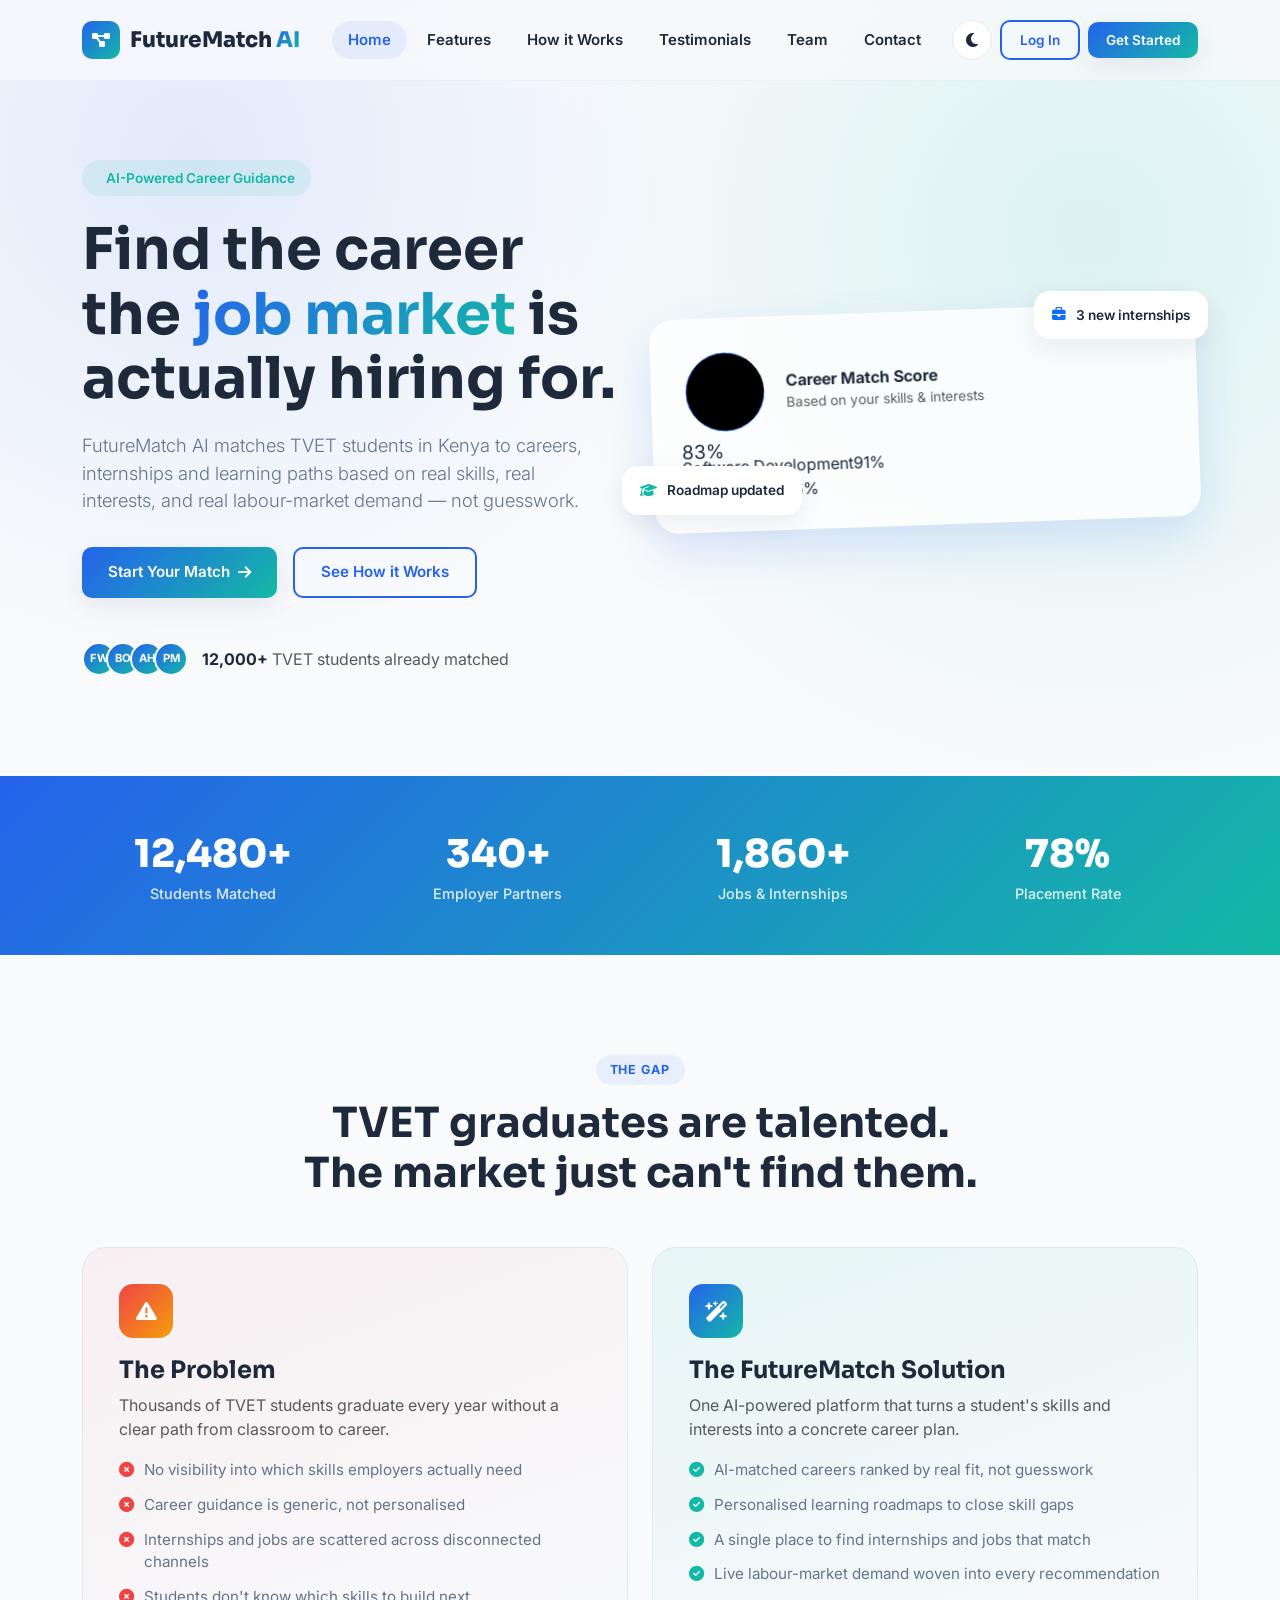
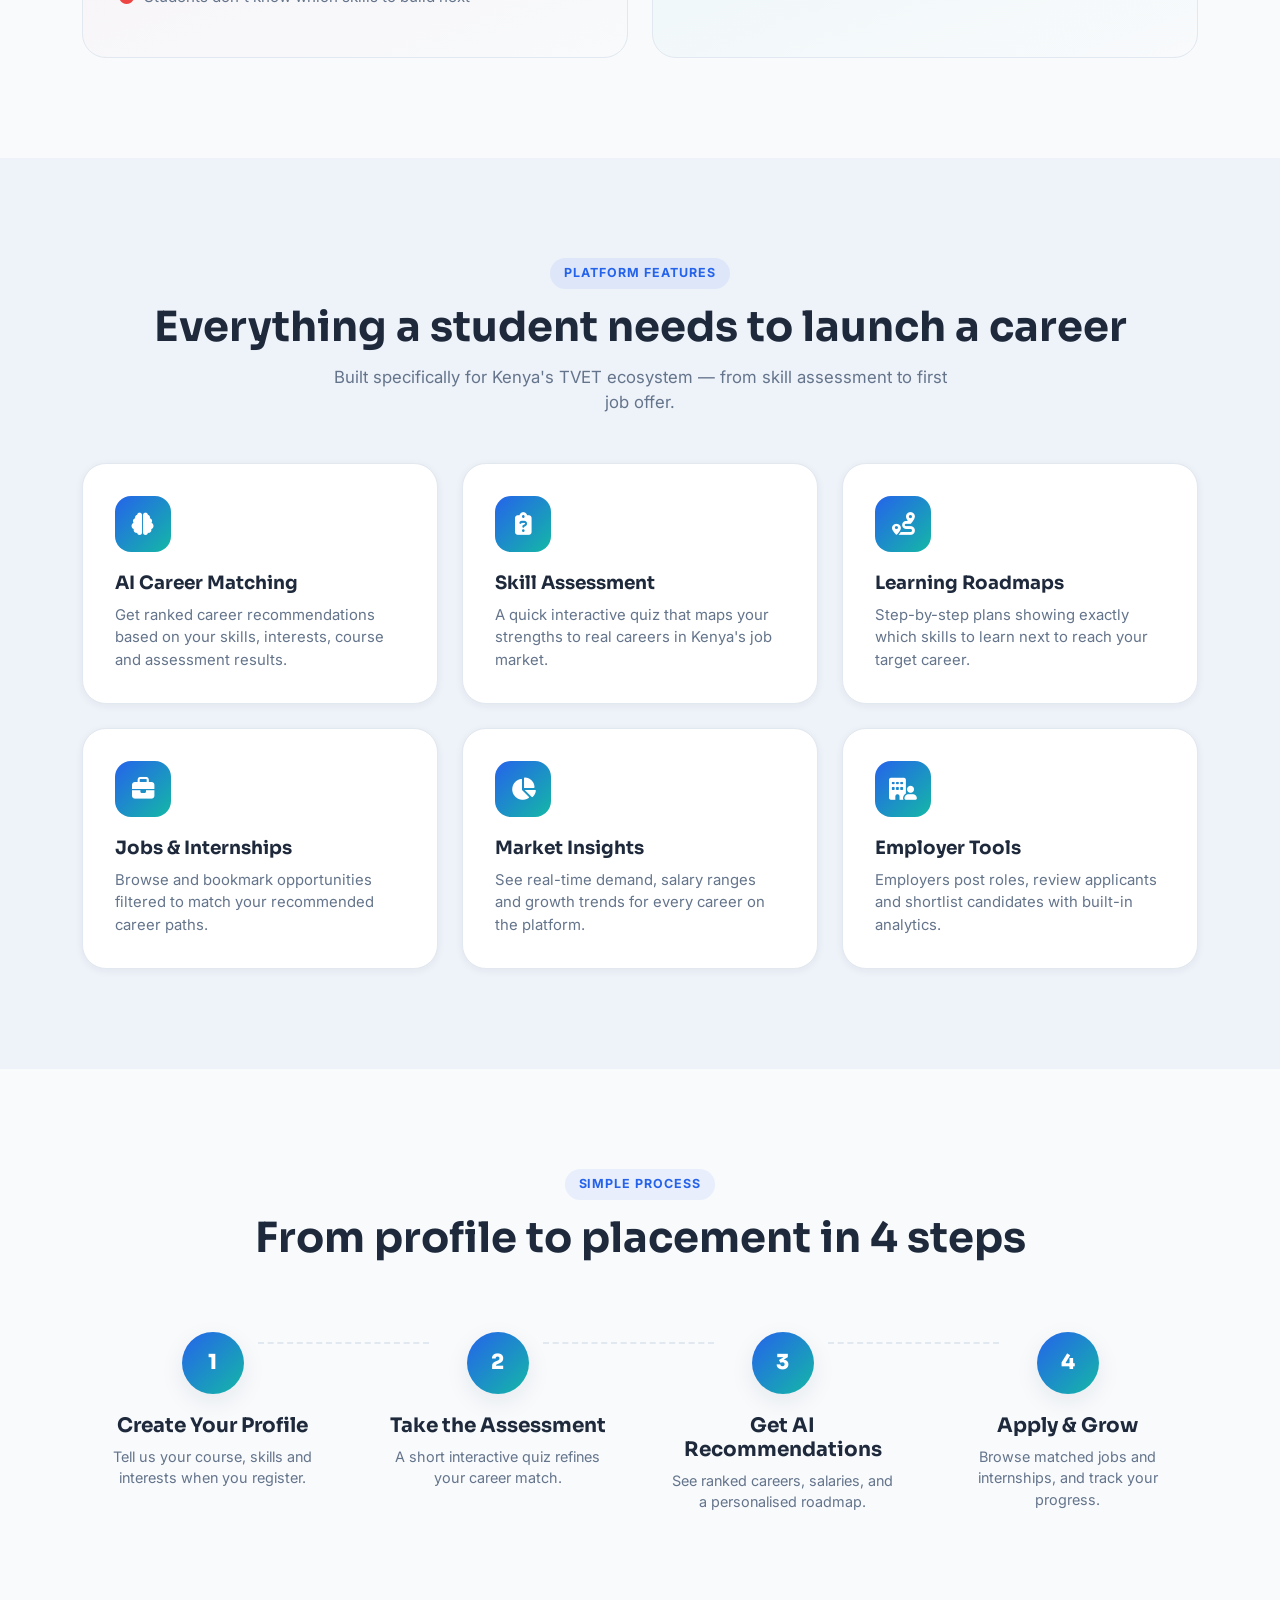
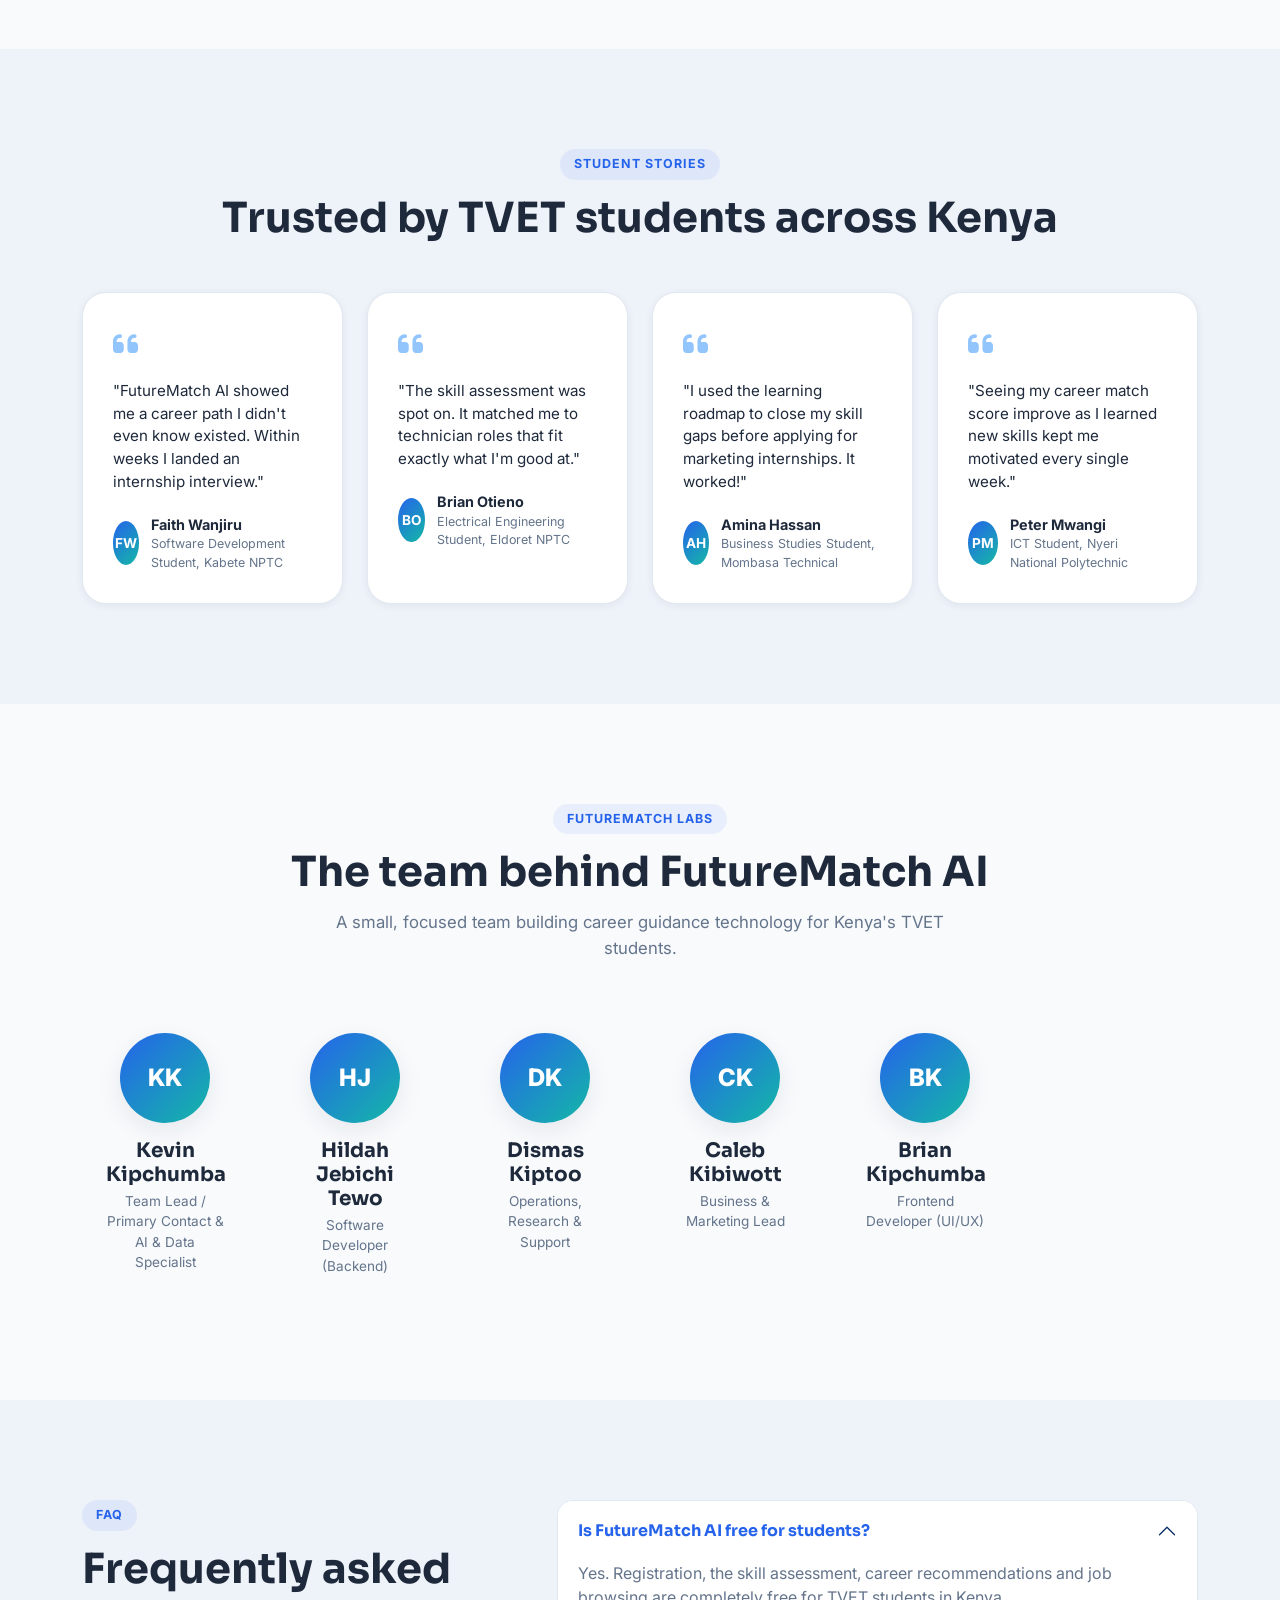
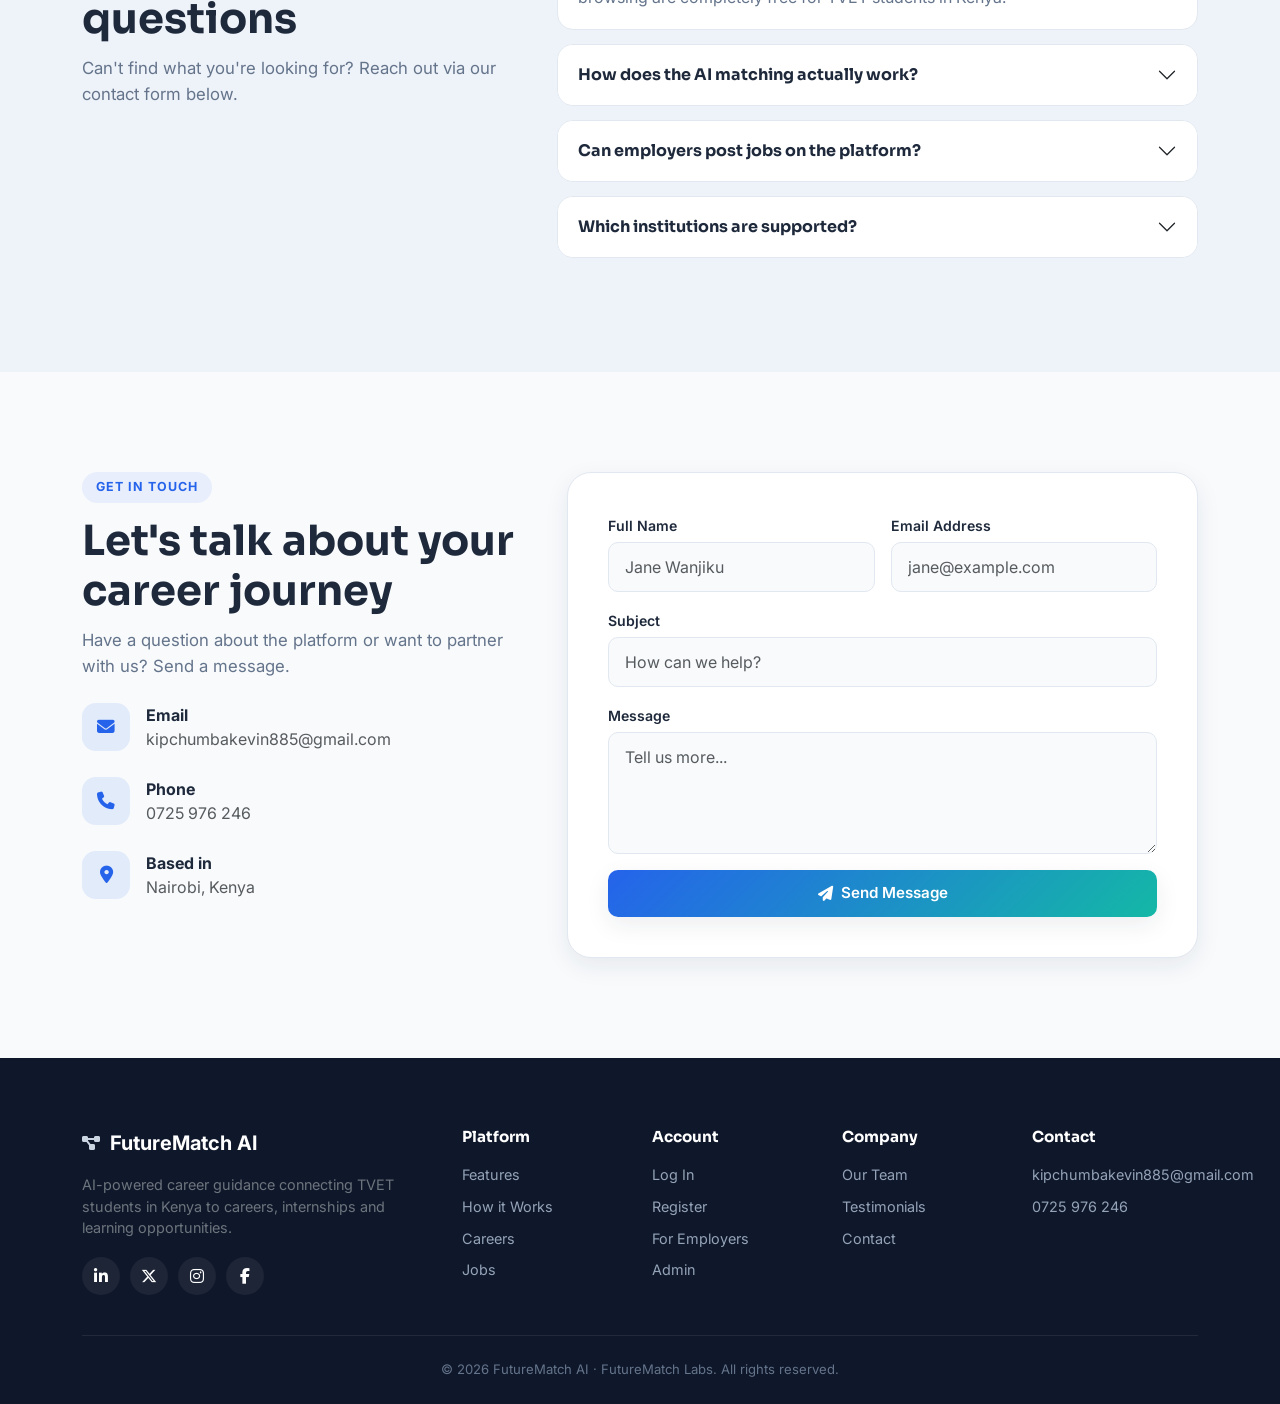
<file: index.html>
<!DOCTYPE html>
<html lang="en">
<head>
<meta charset="UTF-8">
<meta name="viewport" content="width=device-width, initial-scale=1.0">
<title>FutureMatch AI — AI Career Matching for TVET Students in Kenya</title>
<meta name="description" content="FutureMatch AI connects TVET students in Kenya with careers, internships and learning paths matched to their skills and Kenya's job market.">

<!-- Fonts -->
<link rel="preconnect" href="https://fonts.googleapis.com">
<link href="https://fonts.googleapis.com/css2?family=Sora:wght@400;600;700;800&family=Inter:wght@400;500;600;700&display=swap" rel="stylesheet">

<!-- Bootstrap 5 -->
<link href="https://cdnjs.cloudflare.com/ajax/libs/bootstrap/5.3.3/css/bootstrap.min.css" rel="stylesheet">
<!-- Font Awesome -->
<link href="https://cdnjs.cloudflare.com/ajax/libs/font-awesome/6.5.1/css/all.min.css" rel="stylesheet">

<!-- App CSS -->
<link href="css/style.css" rel="stylesheet">
<link href="css/responsive.css" rel="stylesheet">
</head>
<body>

<!-- Loading Screen -->
<div id="loading-screen">
  <div class="loader-logo"><i class="fa-solid fa-diagram-project"></i> FutureMatch AI</div>
  <div class="loader-bar"></div>
</div>

<!-- Navbar -->
<nav class="navbar navbar-expand-lg">
  <div class="container">
    <a class="navbar-brand" href="index.html">
      <span class="brand-icon"><i class="fa-solid fa-diagram-project"></i></span>
      <span class="brand-text">FutureMatch <span class="text-gradient">AI</span></span>
    </a>
    <button class="navbar-toggler border-0" type="button" data-bs-toggle="collapse" data-bs-target="#navMenu">
      <i class="fa-solid fa-bars"></i>
    </button>
    <div class="collapse navbar-collapse" id="navMenu">
      <ul class="navbar-nav mx-auto gap-1">
        <li class="nav-item"><a class="nav-link nav-link-custom active" href="#hero">Home</a></li>
        <li class="nav-item"><a class="nav-link nav-link-custom" href="#features">Features</a></li>
        <li class="nav-item"><a class="nav-link nav-link-custom" href="#how-it-works">How it Works</a></li>
        <li class="nav-item"><a class="nav-link nav-link-custom" href="#testimonials">Testimonials</a></li>
        <li class="nav-item"><a class="nav-link nav-link-custom" href="#team">Team</a></li>
        <li class="nav-item"><a class="nav-link nav-link-custom" href="#contact">Contact</a></li>
      </ul>
      <div class="d-flex align-items-center gap-2 mt-3 mt-lg-0">
        <button class="theme-toggle-btn" title="Toggle dark mode"><i class="fa-solid fa-moon"></i></button>
        <a href="login.html" class="btn btn-outline btn-sm">Log In</a>
        <a href="register.html" class="btn btn-primary btn-sm">Get Started</a>
      </div>
    </div>
  </div>
</nav>

<!-- Hero -->
<section class="hero" id="hero">
  <div class="container">
    <div class="row align-items-center">
      <div class="col-lg-6">
        <div class="hero-badge"><i class="fa-solid fa-sparkles"></i> AI-Powered Career Guidance</div>
        <h1>Find the career the <span class="text-gradient">job market</span> is actually hiring for.</h1>
        <p class="lead">FutureMatch AI matches TVET students in Kenya to careers, internships and learning paths based on real skills, real interests, and real labour-market demand — not guesswork.</p>
        <div class="hero-cta">
          <a href="register.html" class="btn btn-primary btn-lg">Start Your Match <i class="fa-solid fa-arrow-right"></i></a>
          <a href="#how-it-works" class="btn btn-outline btn-lg">See How it Works</a>
        </div>
        <div class="hero-trust">
          <div class="avatars">
            <span>FW</span><span>BO</span><span>AH</span><span>PM</span>
          </div>
          <div><strong>12,000+</strong> <span class="text-muted">TVET students already matched</span></div>
        </div>
      </div>
      <div class="col-lg-6 mt-5 mt-lg-0">
        <div class="hero-visual">
          <div class="hero-card-main">
            <div class="match-ring">
              <div class="match-score-ring" style="width:90px;height:90px;">
                <svg viewBox="0 0 120 120" width="90" height="90">
                  <circle class="ring-bg" cx="60" cy="60" r="52" style="stroke:#E2E8F0;"></circle>
                  <circle class="ring-fg" cx="60" cy="60" r="52" style="stroke:#2563EB;stroke-dasharray:326.7;stroke-dashoffset:55;"></circle>
                </svg>
                <div class="ring-label" style="color:#1E293B;">
                  <span class="score" style="font-size:1.2rem;">83%</span>
                </div>
              </div>
              <div>
                <div class="fw-bold">Career Match Score</div>
                <div class="text-muted" style="font-size:0.85rem;">Based on your skills &amp; interests</div>
              </div>
            </div>
            <div class="skill-progress-item">
              <div class="lbl-row"><span>Software Development</span><span>91%</span></div>
              <div class="progress-track"><div class="fill" style="width:91%;"></div></div>
            </div>
            <div class="skill-progress-item mb-0">
              <div class="lbl-row"><span>Data Analysis</span><span>76%</span></div>
              <div class="progress-track"><div class="fill" style="width:76%;background:var(--gradient-accent);"></div></div>
            </div>
          </div>
          <div class="hero-float-card card-1"><i class="fa-solid fa-briefcase text-primary"></i> 3 new internships</div>
          <div class="hero-float-card card-2"><i class="fa-solid fa-graduation-cap" style="color:var(--secondary);"></i> Roadmap updated</div>
        </div>
      </div>
    </div>
  </div>
</section>

<!-- Stats Strip -->
<section class="stats-strip">
  <div class="container">
    <div class="row">
      <div class="col-6 col-md-3 stat-item">
        <div class="stat-number"><span data-counter="12480">0</span>+</div>
        <div class="stat-label">Students Matched</div>
      </div>
      <div class="col-6 col-md-3 stat-item">
        <div class="stat-number"><span data-counter="340">0</span>+</div>
        <div class="stat-label">Employer Partners</div>
      </div>
      <div class="col-6 col-md-3 stat-item">
        <div class="stat-number"><span data-counter="1860">0</span>+</div>
        <div class="stat-label">Jobs &amp; Internships</div>
      </div>
      <div class="col-6 col-md-3 stat-item">
        <div class="stat-number"><span data-counter="78">0</span>%</div>
        <div class="stat-label">Placement Rate</div>
      </div>
    </div>
  </div>
</section>

<!-- Problem / Solution -->
<section class="problem-solution">
  <div class="container">
    <div class="text-center mb-5 reveal">
      <span class="section-eyebrow">The Gap</span>
      <h2 class="section-title">TVET graduates are talented. <br class="d-none d-md-block">The market just can't find them.</h2>
    </div>
    <div class="row g-4">
      <div class="col-lg-6 reveal">
        <div class="ps-card problem">
          <div class="ps-icon"><i class="fa-solid fa-triangle-exclamation"></i></div>
          <h4>The Problem</h4>
          <p class="text-muted mb-0">Thousands of TVET students graduate every year without a clear path from classroom to career.</p>
          <ul class="ps-list">
            <li><i class="fa-solid fa-circle-xmark"></i> No visibility into which skills employers actually need</li>
            <li><i class="fa-solid fa-circle-xmark"></i> Career guidance is generic, not personalised</li>
            <li><i class="fa-solid fa-circle-xmark"></i> Internships and jobs are scattered across disconnected channels</li>
            <li><i class="fa-solid fa-circle-xmark"></i> Students don't know which skills to build next</li>
          </ul>
        </div>
      </div>
      <div class="col-lg-6 reveal">
        <div class="ps-card solution">
          <div class="ps-icon"><i class="fa-solid fa-wand-magic-sparkles"></i></div>
          <h4>The FutureMatch Solution</h4>
          <p class="text-muted mb-0">One AI-powered platform that turns a student's skills and interests into a concrete career plan.</p>
          <ul class="ps-list">
            <li><i class="fa-solid fa-circle-check"></i> AI-matched careers ranked by real fit, not guesswork</li>
            <li><i class="fa-solid fa-circle-check"></i> Personalised learning roadmaps to close skill gaps</li>
            <li><i class="fa-solid fa-circle-check"></i> A single place to find internships and jobs that match</li>
            <li><i class="fa-solid fa-circle-check"></i> Live labour-market demand woven into every recommendation</li>
          </ul>
        </div>
      </div>
    </div>
  </div>
</section>

<!-- Features -->
<section class="features" id="features">
  <div class="container">
    <div class="text-center mb-5 reveal">
      <span class="section-eyebrow">Platform Features</span>
      <h2 class="section-title">Everything a student needs to launch a career</h2>
      <p class="section-subtitle mx-auto">Built specifically for Kenya's TVET ecosystem — from skill assessment to first job offer.</p>
    </div>
    <div class="row g-4">
      <div class="col-md-6 col-lg-4 reveal">
        <div class="feature-card">
          <div class="feature-icon"><i class="fa-solid fa-brain"></i></div>
          <h4>AI Career Matching</h4>
          <p>Get ranked career recommendations based on your skills, interests, course and assessment results.</p>
        </div>
      </div>
      <div class="col-md-6 col-lg-4 reveal">
        <div class="feature-card">
          <div class="feature-icon"><i class="fa-solid fa-clipboard-question"></i></div>
          <h4>Skill Assessment</h4>
          <p>A quick interactive quiz that maps your strengths to real careers in Kenya's job market.</p>
        </div>
      </div>
      <div class="col-md-6 col-lg-4 reveal">
        <div class="feature-card">
          <div class="feature-icon"><i class="fa-solid fa-route"></i></div>
          <h4>Learning Roadmaps</h4>
          <p>Step-by-step plans showing exactly which skills to learn next to reach your target career.</p>
        </div>
      </div>
      <div class="col-md-6 col-lg-4 reveal">
        <div class="feature-card">
          <div class="feature-icon"><i class="fa-solid fa-briefcase"></i></div>
          <h4>Jobs &amp; Internships</h4>
          <p>Browse and bookmark opportunities filtered to match your recommended career paths.</p>
        </div>
      </div>
      <div class="col-md-6 col-lg-4 reveal">
        <div class="feature-card">
          <div class="feature-icon"><i class="fa-solid fa-chart-pie"></i></div>
          <h4>Market Insights</h4>
          <p>See real-time demand, salary ranges and growth trends for every career on the platform.</p>
        </div>
      </div>
      <div class="col-md-6 col-lg-4 reveal">
        <div class="feature-card">
          <div class="feature-icon"><i class="fa-solid fa-building-user"></i></div>
          <h4>Employer Tools</h4>
          <p>Employers post roles, review applicants and shortlist candidates with built-in analytics.</p>
        </div>
      </div>
    </div>
  </div>
</section>

<!-- How it Works -->
<section class="how-it-works" id="how-it-works">
  <div class="container">
    <div class="text-center mb-5 reveal">
      <span class="section-eyebrow">Simple Process</span>
      <h2 class="section-title">From profile to placement in 4 steps</h2>
    </div>
    <div class="row g-4">
      <div class="col-md-3 reveal">
        <div class="step-card">
          <div class="step-number">1</div>
          <h5>Create Your Profile</h5>
          <p>Tell us your course, skills and interests when you register.</p>
          <div class="step-connector d-none d-md-block"></div>
        </div>
      </div>
      <div class="col-md-3 reveal">
        <div class="step-card">
          <div class="step-number">2</div>
          <h5>Take the Assessment</h5>
          <p>A short interactive quiz refines your career match.</p>
          <div class="step-connector d-none d-md-block"></div>
        </div>
      </div>
      <div class="col-md-3 reveal">
        <div class="step-card">
          <div class="step-number">3</div>
          <h5>Get AI Recommendations</h5>
          <p>See ranked careers, salaries, and a personalised roadmap.</p>
          <div class="step-connector d-none d-md-block"></div>
        </div>
      </div>
      <div class="col-md-3 reveal">
        <div class="step-card">
          <div class="step-number">4</div>
          <h5>Apply &amp; Grow</h5>
          <p>Browse matched jobs and internships, and track your progress.</p>
        </div>
      </div>
    </div>
  </div>
</section>

<!-- Testimonials -->
<section class="testimonials" id="testimonials">
  <div class="container">
    <div class="text-center mb-5 reveal">
      <span class="section-eyebrow">Student Stories</span>
      <h2 class="section-title">Trusted by TVET students across Kenya</h2>
    </div>
    <div class="row g-4" id="testimonials-row"></div>
  </div>
</section>

<!-- Team -->
<section class="team-section" id="team">
  <div class="container">
    <div class="text-center mb-5 reveal">
      <span class="section-eyebrow">FutureMatch Labs</span>
      <h2 class="section-title">The team behind FutureMatch AI</h2>
      <p class="section-subtitle mx-auto">A small, focused team building career guidance technology for Kenya's TVET students.</p>
    </div>
    <div class="row g-4" id="team-row"></div>
  </div>
</section>

<!-- FAQ -->
<section class="faq-section">
  <div class="container">
    <div class="row">
      <div class="col-lg-5 mb-4 mb-lg-0 reveal">
        <span class="section-eyebrow">FAQ</span>
        <h2 class="section-title">Frequently asked questions</h2>
        <p class="section-subtitle">Can't find what you're looking for? Reach out via our contact form below.</p>
      </div>
      <div class="col-lg-7 reveal">
        <div class="accordion" id="faqAccordion">
          <div class="accordion-item">
            <h2 class="accordion-header">
              <button class="accordion-button" type="button" data-bs-toggle="collapse" data-bs-target="#faq1">Is FutureMatch AI free for students?</button>
            </h2>
            <div id="faq1" class="accordion-collapse collapse show" data-bs-parent="#faqAccordion">
              <div class="accordion-body">Yes. Registration, the skill assessment, career recommendations and job browsing are completely free for TVET students in Kenya.</div>
            </div>
          </div>
          <div class="accordion-item">
            <h2 class="accordion-header">
              <button class="accordion-button collapsed" type="button" data-bs-toggle="collapse" data-bs-target="#faq2">How does the AI matching actually work?</button>
            </h2>
            <div id="faq2" class="accordion-collapse collapse" data-bs-parent="#faqAccordion">
              <div class="accordion-body">We combine your skills, interests, course, and assessment answers to score every career on the platform, then rank the ones that fit you best against current market demand.</div>
            </div>
          </div>
          <div class="accordion-item">
            <h2 class="accordion-header">
              <button class="accordion-button collapsed" type="button" data-bs-toggle="collapse" data-bs-target="#faq3">Can employers post jobs on the platform?</button>
            </h2>
            <div id="faq3" class="accordion-collapse collapse" data-bs-parent="#faqAccordion">
              <div class="accordion-body">Yes. Employers get a dedicated dashboard to post roles, review applicants, shortlist candidates and track hiring analytics.</div>
            </div>
          </div>
          <div class="accordion-item">
            <h2 class="accordion-header">
              <button class="accordion-button collapsed" type="button" data-bs-toggle="collapse" data-bs-target="#faq4">Which institutions are supported?</button>
            </h2>
            <div id="faq4" class="accordion-collapse collapse" data-bs-parent="#faqAccordion">
              <div class="accordion-body">FutureMatch AI is built for TVET institutions across Kenya including National Polytechnics and Vocational Training Centres — you can add your institution during registration.</div>
            </div>
          </div>
        </div>
      </div>
    </div>
  </div>
</section>

<!-- Contact -->
<section class="contact-section" id="contact">
  <div class="container">
    <div class="row g-5">
      <div class="col-lg-5 reveal">
        <span class="section-eyebrow">Get in Touch</span>
        <h2 class="section-title">Let's talk about your career journey</h2>
        <p class="section-subtitle mb-4">Have a question about the platform or want to partner with us? Send a message.</p>
        <div class="contact-info-item">
          <div class="contact-info-icon"><i class="fa-solid fa-envelope"></i></div>
          <div><div class="fw-bold">Email</div><div class="text-muted">kipchumbakevin885@gmail.com</div></div>
        </div>
        <div class="contact-info-item">
          <div class="contact-info-icon"><i class="fa-solid fa-phone"></i></div>
          <div><div class="fw-bold">Phone</div><div class="text-muted">0725 976 246</div></div>
        </div>
        <div class="contact-info-item">
          <div class="contact-info-icon"><i class="fa-solid fa-location-dot"></i></div>
          <div><div class="fw-bold">Based in</div><div class="text-muted">Nairobi, Kenya</div></div>
        </div>
      </div>
      <div class="col-lg-7 reveal">
        <div class="contact-form-card">
          <div id="contact-alert" class="alert alert-success d-none"></div>
          <form onsubmit="return handleContactForm(event)">
            <div class="row g-3">
              <div class="col-md-6">
                <label class="form-label">Full Name</label>
                <input type="text" class="form-control" required placeholder="Jane Wanjiku">
              </div>
              <div class="col-md-6">
                <label class="form-label">Email Address</label>
                <input type="email" class="form-control" required placeholder="jane@example.com">
              </div>
              <div class="col-12">
                <label class="form-label">Subject</label>
                <input type="text" class="form-control" required placeholder="How can we help?">
              </div>
              <div class="col-12">
                <label class="form-label">Message</label>
                <textarea class="form-control" rows="4" required placeholder="Tell us more..."></textarea>
              </div>
              <div class="col-12">
                <button type="submit" class="btn btn-primary btn-block"><i class="fa-solid fa-paper-plane"></i> Send Message</button>
              </div>
            </div>
          </form>
        </div>
      </div>
    </div>
  </div>
</section>

<!-- Footer -->
<footer class="site-footer">
  <div class="container">
    <div class="row g-4">
      <div class="col-lg-4">
        <div class="footer-brand">
          <span class="brand-icon"><i class="fa-solid fa-diagram-project"></i></span>
          <span class="fw-bold text-white fs-5">FutureMatch AI</span>
        </div>
        <p class="text-secondary" style="font-size:0.9rem;">AI-powered career guidance connecting TVET students in Kenya to careers, internships and learning opportunities.</p>
        <div class="footer-social">
          <a href="#"><i class="fa-brands fa-linkedin-in"></i></a>
          <a href="#"><i class="fa-brands fa-x-twitter"></i></a>
          <a href="#"><i class="fa-brands fa-instagram"></i></a>
          <a href="#"><i class="fa-brands fa-facebook-f"></i></a>
        </div>
      </div>
      <div class="col-6 col-lg-2">
        <h6>Platform</h6>
        <a class="footer-link" href="#features">Features</a>
        <a class="footer-link" href="#how-it-works">How it Works</a>
        <a class="footer-link" href="careers.html">Careers</a>
        <a class="footer-link" href="jobs.html">Jobs</a>
      </div>
      <div class="col-6 col-lg-2">
        <h6>Account</h6>
        <a class="footer-link" href="login.html">Log In</a>
        <a class="footer-link" href="register.html">Register</a>
        <a class="footer-link" href="employer.html">For Employers</a>
        <a class="footer-link" href="admin.html">Admin</a>
      </div>
      <div class="col-6 col-lg-2">
        <h6>Company</h6>
        <a class="footer-link" href="#team">Our Team</a>
        <a class="footer-link" href="#testimonials">Testimonials</a>
        <a class="footer-link" href="#contact">Contact</a>
      </div>
      <div class="col-6 col-lg-2">
        <h6>Contact</h6>
        <a class="footer-link" href="mailto:kipchumbakevin885@gmail.com">kipchumbakevin885@gmail.com</a>
        <a class="footer-link" href="tel:0725976246">0725 976 246</a>
      </div>
    </div>
    <div class="footer-bottom">© 2026 FutureMatch AI · FutureMatch Labs. All rights reserved.</div>
  </div>
</footer>

<button id="back-to-top"><i class="fa-solid fa-arrow-up"></i></button>

<!-- Scripts -->
<script src="https://cdnjs.cloudflare.com/ajax/libs/bootstrap/5.3.3/js/bootstrap.bundle.min.js"></script>
<script src="js/data.js"></script>
<script src="js/app.js"></script>
<script>
  // Render testimonials
  const testiRow = document.getElementById("testimonials-row");
  TESTIMONIALS.forEach(t => {
    testiRow.insertAdjacentHTML("beforeend", `
      <div class="col-md-6 col-lg-3 reveal">
        <div class="testimonial-card">
          <div class="quote-icon"><i class="fa-solid fa-quote-left"></i></div>
          <p class="quote">"${t.quote}"</p>
          <div class="testimonial-person">
            <div class="testimonial-avatar">${t.avatar}</div>
            <div><div class="name">${t.name}</div><div class="role">${t.role}</div></div>
          </div>
        </div>
      </div>`);
  });

  // Render team
  const teamRow = document.getElementById("team-row");
  TEAM.forEach(m => {
    teamRow.insertAdjacentHTML("beforeend", `
      <div class="col-6 col-lg-2 col-md-4 reveal">
        <div class="team-card">
          <div class="team-avatar">${m.avatar}</div>
          <h5>${m.name}</h5>
          <p>${m.role}</p>
        </div>
      </div>`);
  });

  // Re-run reveal observer for dynamically injected cards
  initScrollReveal();
</script>
</body>
</html>
</file>
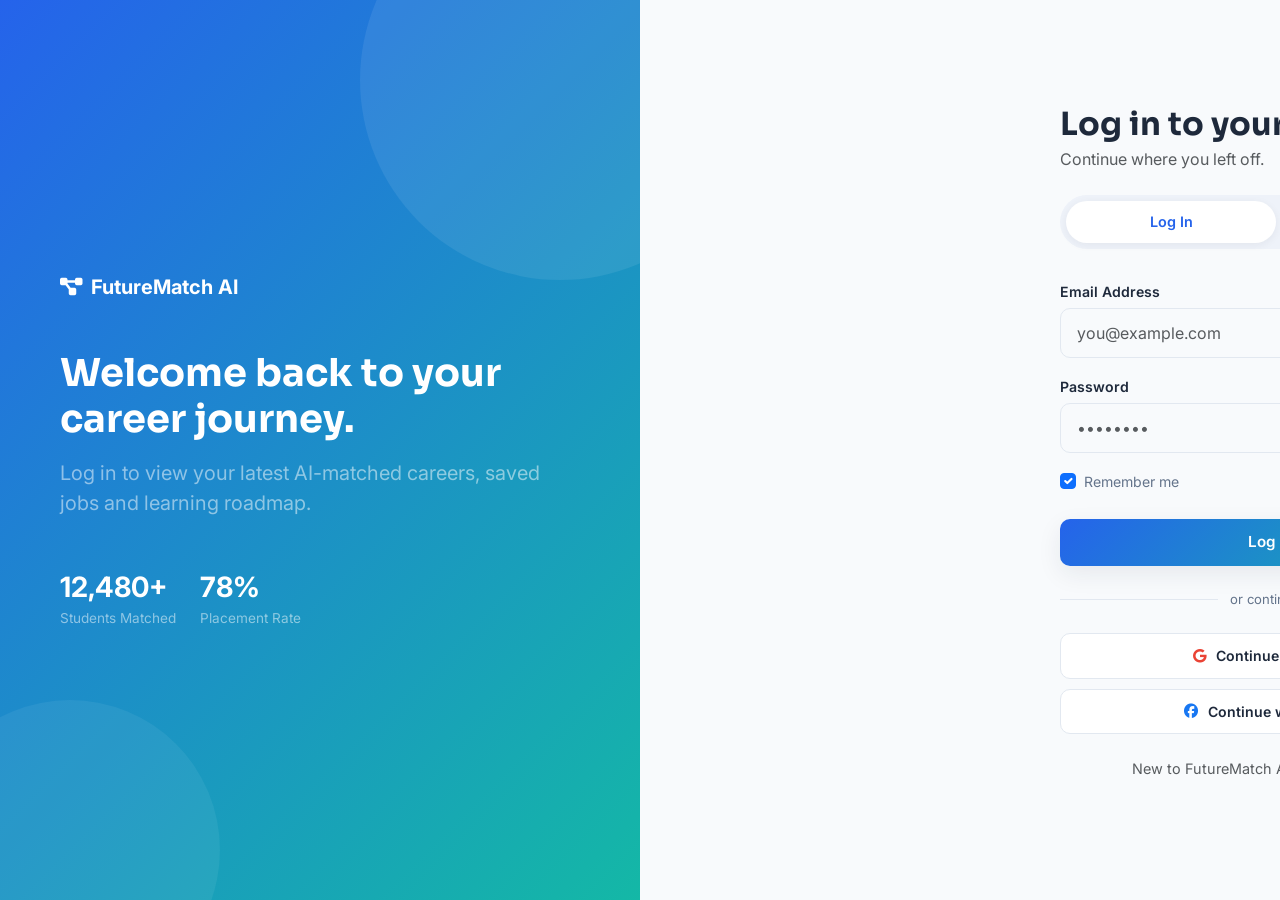
<file: assessment.html>
<!DOCTYPE html>
<html lang="en">
<head>
<meta charset="UTF-8">
<meta name="viewport" content="width=device-width, initial-scale=1.0">
<title>Skill Assessment — FutureMatch AI</title>
<link rel="preconnect" href="https://fonts.googleapis.com">
<link href="https://fonts.googleapis.com/css2?family=Sora:wght@400;600;700;800&family=Inter:wght@400;500;600;700&display=swap" rel="stylesheet">
<link href="https://cdnjs.cloudflare.com/ajax/libs/bootstrap/5.3.3/css/bootstrap.min.css" rel="stylesheet">
<link href="https://cdnjs.cloudflare.com/ajax/libs/font-awesome/6.5.1/css/all.min.css" rel="stylesheet">
<link href="css/style.css" rel="stylesheet">
<link href="css/dashboard.css" rel="stylesheet">
<link href="css/responsive.css" rel="stylesheet">
</head>
<body class="app-body">

<div id="loading-screen">
  <div class="loader-logo"><i class="fa-solid fa-diagram-project"></i> FutureMatch AI</div>
  <div class="loader-bar"></div>
</div>

<div class="sidebar-overlay"></div>

<div class="app-shell">
  <aside class="app-sidebar">
    <div class="sidebar-brand"><span class="brand-icon"><i class="fa-solid fa-diagram-project"></i></span> FutureMatch AI</div>
    <ul class="sidebar-nav">
      <li><a href="dashboard.html"><i class="fa-solid fa-grid-2"></i> Dashboard</a></li>
      <li><a href="assessment.html" class="active"><i class="fa-solid fa-clipboard-question"></i> Skill Assessment</a></li>
      <li><a href="careers.html"><i class="fa-solid fa-compass"></i> Career Matches</a></li>
      <li><a href="jobs.html"><i class="fa-solid fa-briefcase"></i> Jobs &amp; Internships</a></li>
      <li class="nav-section-label">Account</li>
      <li><a href="index.html"><i class="fa-solid fa-house"></i> Landing Page</a></li>
      <li><a href="#" data-logout><i class="fa-solid fa-right-from-bracket"></i> Log Out</a></li>
    </ul>
  </aside>

  <div class="app-main">
    <header class="app-topbar">
      <button class="mobile-sidebar-toggle"><i class="fa-solid fa-bars"></i></button>
      <div class="fw-bold">Skill Assessment</div>
      <div class="topbar-actions">
        <button class="theme-toggle-btn"><i class="fa-solid fa-moon"></i></button>
      </div>
    </header>

    <main class="app-content">
      <div class="assessment-wrap">

        <!-- Intro -->
        <div id="quizIntro" class="text-center reveal">
          <span class="section-eyebrow">8 Quick Questions</span>
          <h2 class="section-title">Discover careers that match who you are</h2>
          <p class="section-subtitle mx-auto mb-4">Answer honestly — there are no wrong answers. This takes about 2 minutes and sharpens your AI career matches.</p>
          <button class="btn btn-primary btn-lg" onclick="startQuiz()">Start Assessment <i class="fa-solid fa-arrow-right"></i></button>
        </div>

        <!-- Quiz -->
        <div id="quizArea" style="display:none;">
          <div class="quiz-progress"><div class="fill" id="quizProgressFill" style="width:0%;"></div></div>
          <div class="quiz-card">
            <div class="quiz-question-num" id="quizQNum">Question 1 of 8</div>
            <h3 class="quiz-question" id="quizQuestionText"></h3>
            <div class="quiz-options" id="quizOptions"></div>
          </div>
        </div>

        <!-- Result -->
        <div id="quizResult" style="display:none;" class="text-center">
          <div class="quiz-result-score">
            <span class="num" id="resultScore">0%</span>
          </div>
          <h2 class="mb-2">Assessment Complete!</h2>
          <p class="text-muted mb-4" id="resultSummary">Here's your top career match based on your answers.</p>
          <div class="widget-card mb-4 text-start" style="max-width:480px;margin:0 auto;">
            <div class="career-mini-card" id="resultTopCareer" style="margin:0;border:none;padding:0;"></div>
          </div>
          <div class="d-flex gap-3 justify-content-center flex-wrap">
            <a href="careers.html" class="btn btn-primary">View All Career Matches <i class="fa-solid fa-arrow-right"></i></a>
            <button class="btn btn-outline" onclick="location.reload()">Retake Assessment</button>
          </div>
        </div>

      </div>
    </main>
  </div>
</div>

<script src="https://cdnjs.cloudflare.com/ajax/libs/bootstrap/5.3.3/js/bootstrap.bundle.min.js"></script>
<script src="js/data.js"></script>
<script src="js/ai.js"></script>
<script src="js/app.js"></script>
<script>
  requireAuth();
  let currentQuestion = 0;
  const answers = [];

  function startQuiz() {
    document.getElementById("quizIntro").style.display = "none";
    document.getElementById("quizArea").style.display = "block";
    renderQuestion();
  }

  function renderQuestion() {
    const q = QUIZ_QUESTIONS[currentQuestion];
    document.getElementById("quizQNum").textContent = `Question ${currentQuestion + 1} of ${QUIZ_QUESTIONS.length}`;
    document.getElementById("quizQuestionText").textContent = q.question;
    document.getElementById("quizProgressFill").style.width = `${(currentQuestion / QUIZ_QUESTIONS.length) * 100}%`;

    const optionsEl = document.getElementById("quizOptions");
    const letters = ["A", "B", "C", "D"];
    optionsEl.innerHTML = q.options.map((opt, i) => `
      <div class="quiz-option" onclick="selectAnswer(${i})">
        <span class="opt-letter">${letters[i]}</span> ${opt.text}
      </div>
    `).join("");
  }

  function selectAnswer(index) {
    const q = QUIZ_QUESTIONS[currentQuestion];
    answers.push({ questionId: q.id, selectedTags: q.options[index].tags });
    currentQuestion++;
    if (currentQuestion < QUIZ_QUESTIONS.length) {
      renderQuestion();
    } else {
      finishQuiz();
    }
  }

  function finishQuiz() {
    document.getElementById("quizProgressFill").style.width = "100%";
    document.getElementById("quizArea").style.display = "none";
    document.getElementById("quizResult").style.display = "block";

    const profile = FMAuth.getUser();
    const tagCounts = FutureMatchAI_Engine.scoreQuizAnswers(answers);
    const updatedProfile = FMAuth.updateUser({ assessmentTagCounts: tagCounts, assessmentCompleted: true });

    const overall = FutureMatchAI_Engine.overallMatchScore(updatedProfile);
    const top = FutureMatchAI_Engine.recommendCareers(updatedProfile, 1)[0];

    document.getElementById("resultScore").textContent = overall + "%";
    document.getElementById("resultSummary").textContent =
      `Based on your answers, your strongest career alignment is in ${top.field.toLowerCase()} roles.`;

    document.getElementById("resultTopCareer").innerHTML = `
      <div class="career-mini-icon"><i class="${top.icon}"></i></div>
      <div class="flex-grow-1">
        <div class="fw-bold">${top.title}</div>
        <div class="text-muted" style="font-size:0.8rem;">${top.salaryRange}</div>
      </div>
      <div class="match-pct">${top.matchScore}%</div>
    `;
  }
</script>
</body>
</html>
</file>
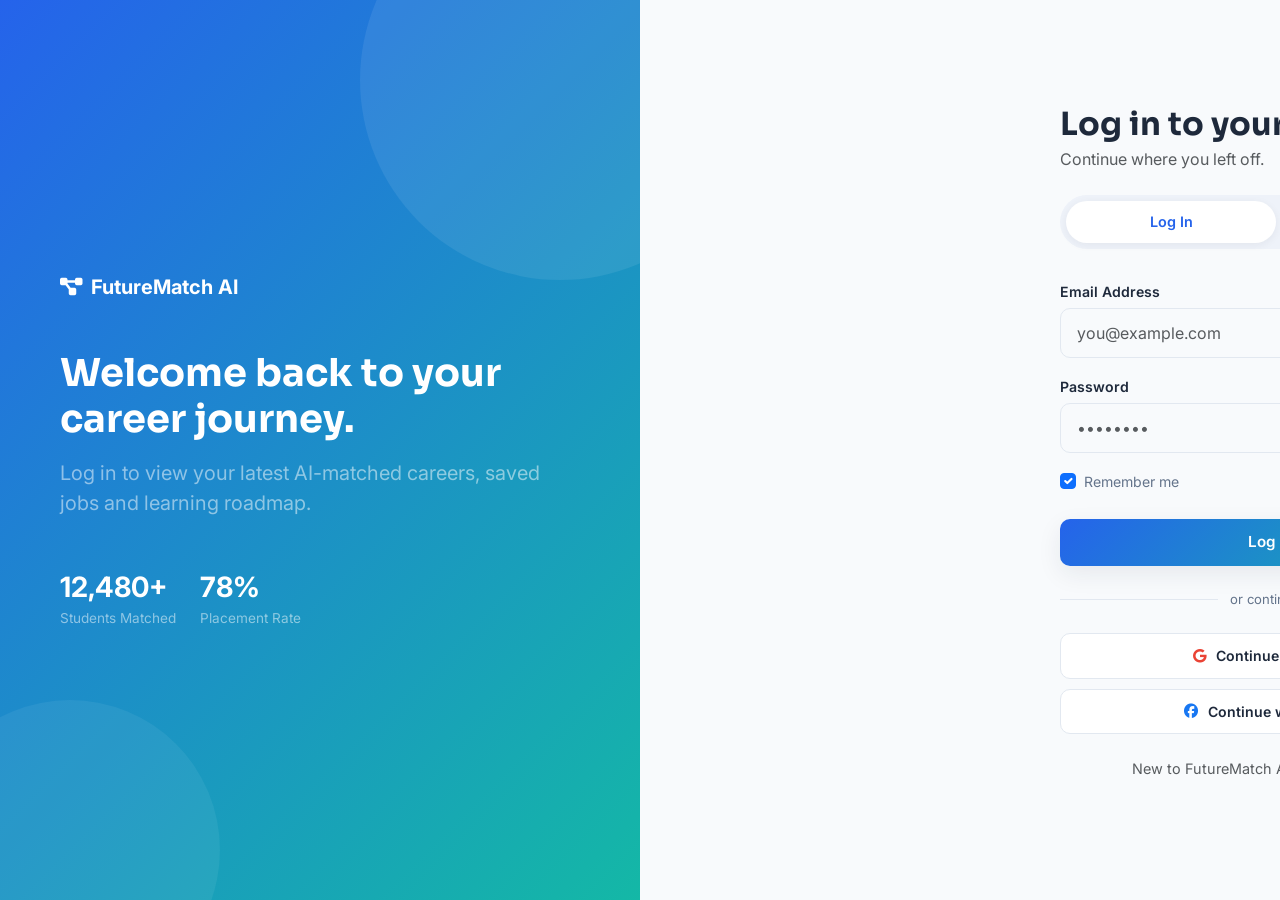
<file: dashboard.html>
<!DOCTYPE html>
<html lang="en">
<head>
<meta charset="UTF-8">
<meta name="viewport" content="width=device-width, initial-scale=1.0">
<title>Dashboard — FutureMatch AI</title>
<link rel="preconnect" href="https://fonts.googleapis.com">
<link href="https://fonts.googleapis.com/css2?family=Sora:wght@400;600;700;800&family=Inter:wght@400;500;600;700&display=swap" rel="stylesheet">
<link href="https://cdnjs.cloudflare.com/ajax/libs/bootstrap/5.3.3/css/bootstrap.min.css" rel="stylesheet">
<link href="https://cdnjs.cloudflare.com/ajax/libs/font-awesome/6.5.1/css/all.min.css" rel="stylesheet">
<link href="css/style.css" rel="stylesheet">
<link href="css/dashboard.css" rel="stylesheet">
<link href="css/responsive.css" rel="stylesheet">
</head>
<body class="app-body">

<div id="loading-screen">
  <div class="loader-logo"><i class="fa-solid fa-diagram-project"></i> FutureMatch AI</div>
  <div class="loader-bar"></div>
</div>

<div class="sidebar-overlay"></div>

<div class="app-shell">
  <!-- Sidebar -->
  <aside class="app-sidebar">
    <div class="sidebar-brand">
      <span class="brand-icon"><i class="fa-solid fa-diagram-project"></i></span> FutureMatch AI
    </div>
    <ul class="sidebar-nav">
      <li><a href="dashboard.html" class="active"><i class="fa-solid fa-grid-2"></i> Dashboard</a></li>
      <li><a href="assessment.html"><i class="fa-solid fa-clipboard-question"></i> Skill Assessment</a></li>
      <li><a href="careers.html"><i class="fa-solid fa-compass"></i> Career Matches</a></li>
      <li><a href="jobs.html"><i class="fa-solid fa-briefcase"></i> Jobs &amp; Internships</a></li>
      <li class="nav-section-label">Account</li>
      <li><a href="#profileSection" onclick="document.getElementById('profileSection').scrollIntoView({behavior:'smooth'})"><i class="fa-solid fa-user"></i> My Profile</a></li>
      <li><a href="index.html"><i class="fa-solid fa-house"></i> Landing Page</a></li>
      <li><a href="#" data-logout><i class="fa-solid fa-right-from-bracket"></i> Log Out</a></li>
    </ul>
    <div class="sidebar-footer-card">
      <i class="fa-solid fa-sparkles" style="color:var(--accent);"></i>
      <p class="mb-2 mt-1" style="font-size:0.8rem;color:var(--text-muted);">Retake the assessment for sharper matches.</p>
      <a href="assessment.html" class="btn btn-primary btn-sm btn-block">Retake Quiz</a>
    </div>
  </aside>

  <!-- Main -->
  <div class="app-main">
    <header class="app-topbar">
      <button class="mobile-sidebar-toggle"><i class="fa-solid fa-bars"></i></button>
      <div class="topbar-search">
        <i class="fa-solid fa-search"></i>
        <input type="text" placeholder="Search careers, jobs, skills...">
      </div>
      <div class="topbar-actions">
        <button class="theme-toggle-btn"><i class="fa-solid fa-moon"></i></button>
        <button class="icon-btn" data-dropdown-toggle="notifPanel"><i class="fa-solid fa-bell"></i><span class="dot"></span></button>
        <div id="notifPanel" class="dropdown-panel" style="display:none;">
          <div class="dropdown-panel-header">Notifications</div>
          <div class="dropdown-panel-body">
            <div class="notif-item"><div class="notif-icon"><i class="fa-solid fa-briefcase"></i></div><div><div>New internship matches your profile: <strong>Machine Learning Intern</strong></div><div class="time">2 hours ago</div></div></div>
            <div class="notif-item"><div class="notif-icon"><i class="fa-solid fa-chart-line"></i></div><div><div>Your Career Match Score increased by 4%</div><div class="time">1 day ago</div></div></div>
            <div class="notif-item"><div class="notif-icon"><i class="fa-solid fa-graduation-cap"></i></div><div><div>New learning resource added to your roadmap</div><div class="time">3 days ago</div></div></div>
          </div>
        </div>
        <div class="topbar-profile" data-dropdown-toggle="profilePanel">
          <div class="topbar-avatar" id="topbarAvatar">S</div>
          <i class="fa-solid fa-chevron-down text-muted" style="font-size:0.75rem;"></i>
        </div>
        <div id="profilePanel" class="dropdown-panel" style="display:none;">
          <div class="dropdown-panel-header" id="profilePanelName">Student</div>
          <a class="profile-menu-item" href="#profileSection" onclick="document.getElementById('profileSection').scrollIntoView({behavior:'smooth'})"><i class="fa-solid fa-user"></i> My Profile</a>
          <a class="profile-menu-item" href="jobs.html"><i class="fa-solid fa-bookmark"></i> Saved Jobs</a>
          <a class="profile-menu-item" href="#" data-logout><i class="fa-solid fa-right-from-bracket"></i> Log Out</a>
        </div>
      </div>
    </header>

    <main class="app-content">
      <!-- Welcome Banner -->
      <div class="welcome-banner reveal">
        <div class="row align-items-center">
          <div class="col-lg-8">
            <h2 class="text-white mb-2" id="welcomeName">Welcome back!</h2>
            <p class="text-white-50 mb-0" id="welcomeSub">Here's how your career match is shaping up today.</p>
          </div>
          <div class="col-lg-4 d-flex justify-content-lg-end mt-4 mt-lg-0">
            <div class="d-flex align-items-center gap-3">
              <div class="match-score-ring">
                <svg viewBox="0 0 120 120" width="130" height="130">
                  <circle class="ring-bg" cx="60" cy="60" r="52"></circle>
                  <circle class="ring-fg" id="matchRing" cx="60" cy="60" r="52" style="stroke-dasharray:326.7; stroke-dashoffset:326.7;"></circle>
                </svg>
                <div class="ring-label">
                  <span class="score" id="matchScoreText">0%</span>
                  <span class="lbl">Match Score</span>
                </div>
              </div>
            </div>
          </div>
        </div>
      </div>

      <!-- Stat tiles -->
      <div class="row g-3 mb-4">
        <div class="col-6 col-lg-3 reveal">
          <div class="stat-tile">
            <div class="stat-icon" style="background:var(--gradient-primary);"><i class="fa-solid fa-compass"></i></div>
            <div><div class="stat-val" id="statCareers">0</div><div class="stat-lbl">Career Matches</div></div>
          </div>
        </div>
        <div class="col-6 col-lg-3 reveal">
          <div class="stat-tile">
            <div class="stat-icon" style="background:linear-gradient(135deg,#14B8A6,#2563EB);"><i class="fa-solid fa-briefcase"></i></div>
            <div><div class="stat-val" id="statJobs">0</div><div class="stat-lbl">Matched Jobs</div></div>
          </div>
        </div>
        <div class="col-6 col-lg-3 reveal">
          <div class="stat-tile">
            <div class="stat-icon" style="background:linear-gradient(135deg,#F59E0B,#EF4444);"><i class="fa-solid fa-bookmark"></i></div>
            <div><div class="stat-val" id="statSaved">0</div><div class="stat-lbl">Saved Jobs</div></div>
          </div>
        </div>
        <div class="col-6 col-lg-3 reveal">
          <div class="stat-tile">
            <div class="stat-icon" style="background:linear-gradient(135deg,#8B5CF6,#2563EB);"><i class="fa-solid fa-list-check"></i></div>
            <div><div class="stat-val" id="statSkills">0</div><div class="stat-lbl">Skills Listed</div></div>
          </div>
        </div>
      </div>

      <div class="row g-4">
        <!-- Left column -->
        <div class="col-lg-8">
          <div class="widget-card mb-4 reveal">
            <div class="widget-header"><h5><i class="fa-solid fa-brain text-primary me-2"></i>AI Recommendations</h5></div>
            <div id="insightsList"></div>
          </div>

          <div class="widget-card mb-4 reveal">
            <div class="widget-header d-flex justify-content-between align-items-center">
              <h5><i class="fa-solid fa-compass text-primary me-2"></i>Recommended Careers</h5>
              <a href="careers.html" class="btn btn-outline btn-sm">View All</a>
            </div>
            <div id="careerMiniList"></div>
          </div>

          <div class="widget-card reveal">
            <div class="widget-header"><h5><i class="fa-solid fa-route text-primary me-2"></i>Learning Roadmap</h5></div>
            <ul class="roadmap-track" id="roadmapList"></ul>
          </div>
        </div>

        <!-- Right column -->
        <div class="col-lg-4">
          <div class="widget-card mb-4 reveal">
            <div class="widget-header"><h5><i class="fa-solid fa-briefcase text-primary me-2"></i>Internship Opportunities</h5></div>
            <div id="internshipList"></div>
            <a href="jobs.html" class="btn btn-outline btn-block btn-sm mt-2">Browse All Jobs</a>
          </div>

          <div class="widget-card mb-4 reveal">
            <div class="widget-header"><h5><i class="fa-solid fa-chart-simple text-primary me-2"></i>Skills Progress</h5></div>
            <div id="skillsProgressList"></div>
          </div>

          <div class="widget-card mb-4 reveal">
            <div class="widget-header"><h5><i class="fa-solid fa-bookmark text-primary me-2"></i>Saved Jobs</h5></div>
            <div id="savedJobsList"></div>
          </div>

          <div class="widget-card reveal" id="profileSection">
            <div class="widget-header"><h5><i class="fa-solid fa-user text-primary me-2"></i>My Profile</h5></div>
            <div class="text-center mb-3">
              <div class="topbar-avatar mx-auto mb-2" style="width:64px;height:64px;font-size:1.3rem;" id="profileAvatarBig">S</div>
              <h6 class="mb-0" id="profileNameBig">Student</h6>
              <p class="text-muted mb-0" style="font-size:0.82rem;" id="profileEmailBig">student@example.com</p>
            </div>
            <ul class="list-unstyled" style="font-size:0.85rem;">
              <li class="d-flex justify-content-between border-bottom py-2"><span class="text-muted">Institution</span><span class="fw-bold" id="profileInstitution">—</span></li>
              <li class="d-flex justify-content-between border-bottom py-2"><span class="text-muted">Course</span><span class="fw-bold" id="profileCourse">—</span></li>
              <li class="d-flex justify-content-between py-2"><span class="text-muted">Skills</span><span class="fw-bold" id="profileSkillsCount">0</span></li>
            </ul>
          </div>
        </div>
      </div>
    </main>
  </div>
</div>

<button id="back-to-top"><i class="fa-solid fa-arrow-up"></i></button>

<script src="https://cdnjs.cloudflare.com/ajax/libs/bootstrap/5.3.3/js/bootstrap.bundle.min.js"></script>
<script src="js/data.js"></script>
<script src="js/ai.js"></script>
<script src="js/app.js"></script>
<script src="js/dashboard.js"></script>
</body>
</html>
</file>
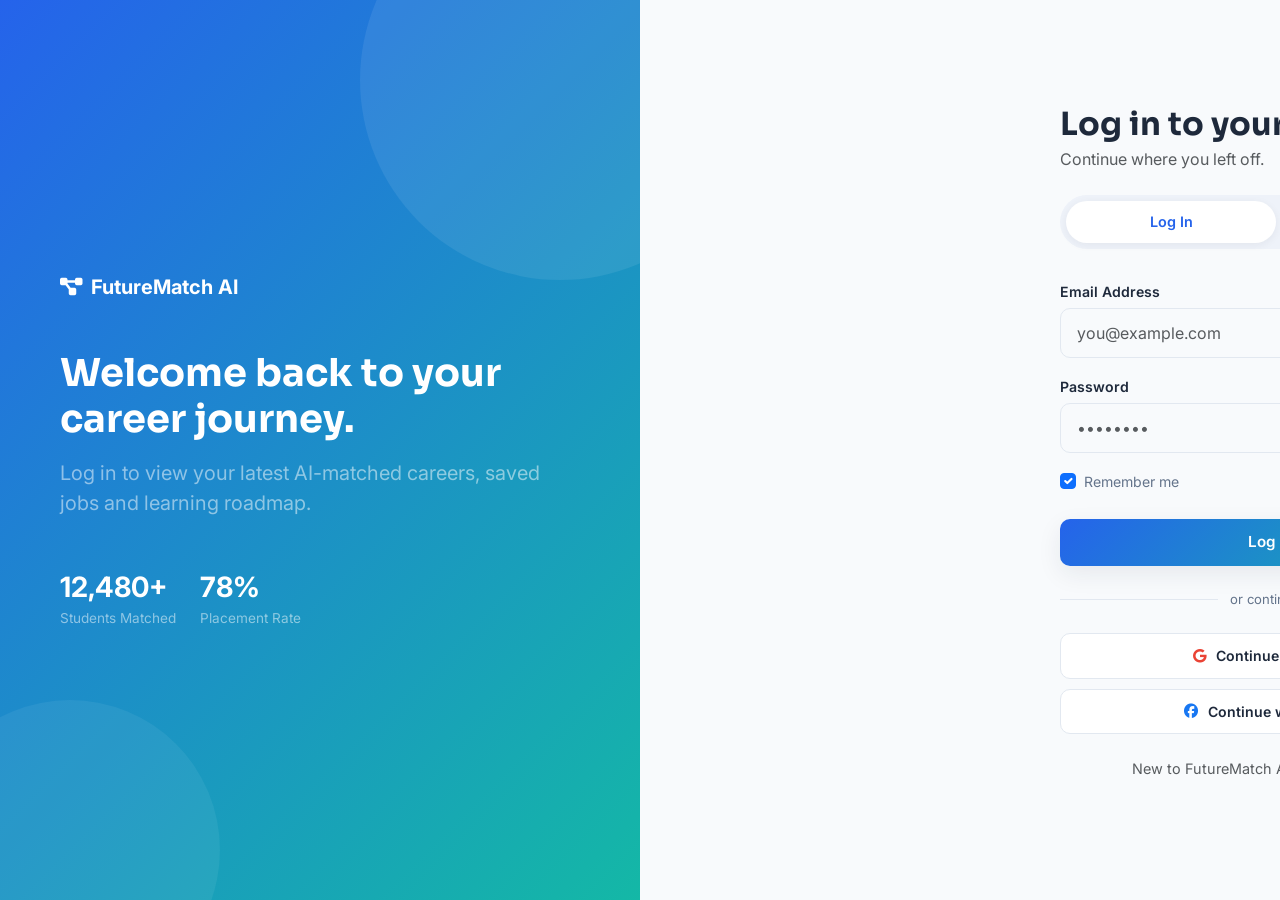
<file: jobs.html>
<!DOCTYPE html>
<html lang="en">
<head>
<meta charset="UTF-8">
<meta name="viewport" content="width=device-width, initial-scale=1.0">
<title>Jobs & Internships — FutureMatch AI</title>
<link rel="preconnect" href="https://fonts.googleapis.com">
<link href="https://fonts.googleapis.com/css2?family=Sora:wght@400;600;700;800&family=Inter:wght@400;500;600;700&display=swap" rel="stylesheet">
<link href="https://cdnjs.cloudflare.com/ajax/libs/bootstrap/5.3.3/css/bootstrap.min.css" rel="stylesheet">
<link href="https://cdnjs.cloudflare.com/ajax/libs/font-awesome/6.5.1/css/all.min.css" rel="stylesheet">
<link href="css/style.css" rel="stylesheet">
<link href="css/dashboard.css" rel="stylesheet">
<link href="css/responsive.css" rel="stylesheet">
</head>
<body class="app-body">

<div id="loading-screen">
  <div class="loader-logo"><i class="fa-solid fa-diagram-project"></i> FutureMatch AI</div>
  <div class="loader-bar"></div>
</div>

<div class="sidebar-overlay"></div>

<div class="app-shell">
  <aside class="app-sidebar">
    <div class="sidebar-brand"><span class="brand-icon"><i class="fa-solid fa-diagram-project"></i></span> FutureMatch AI</div>
    <ul class="sidebar-nav">
      <li><a href="dashboard.html"><i class="fa-solid fa-grid-2"></i> Dashboard</a></li>
      <li><a href="assessment.html"><i class="fa-solid fa-clipboard-question"></i> Skill Assessment</a></li>
      <li><a href="careers.html"><i class="fa-solid fa-compass"></i> Career Matches</a></li>
      <li><a href="jobs.html" class="active"><i class="fa-solid fa-briefcase"></i> Jobs &amp; Internships</a></li>
      <li class="nav-section-label">Account</li>
      <li><a href="index.html"><i class="fa-solid fa-house"></i> Landing Page</a></li>
      <li><a href="#" data-logout><i class="fa-solid fa-right-from-bracket"></i> Log Out</a></li>
    </ul>
  </aside>

  <div class="app-main">
    <header class="app-topbar">
      <button class="mobile-sidebar-toggle"><i class="fa-solid fa-bars"></i></button>
      <div class="fw-bold">Jobs &amp; Internships</div>
      <div class="topbar-actions">
        <button class="theme-toggle-btn"><i class="fa-solid fa-moon"></i></button>
      </div>
    </header>

    <main class="app-content">
      <div class="widget-card mb-4">
        <div class="row g-3 align-items-end">
          <div class="col-md-5">
            <label class="form-label">Search</label>
            <div class="topbar-search" style="max-width:none;">
              <i class="fa-solid fa-search"></i>
              <input type="text" id="jobSearchInput" placeholder="Search job title or company...">
            </div>
          </div>
          <div class="col-md-3">
            <label class="form-label">Job Type</label>
            <select class="form-select" id="jobTypeFilter">
              <option value="All">All Types</option>
              <option>Full-time</option>
              <option>Internship</option>
              <option>Part-time</option>
              <option>Apprenticeship</option>
            </select>
          </div>
          <div class="col-md-3">
            <label class="form-label">Location</label>
            <select class="form-select" id="jobLocationFilter">
              <option value="All">All Locations</option>
              <option>Nairobi</option>
              <option>Mombasa</option>
              <option>Kisumu</option>
              <option>Nakuru</option>
              <option>Eldoret</option>
              <option>Remote</option>
            </select>
          </div>
          <div class="col-md-1">
            <button class="btn btn-primary btn-block" onclick="renderJobs()"><i class="fa-solid fa-filter"></i></button>
          </div>
        </div>
      </div>

      <div class="d-flex justify-content-between align-items-center mb-3">
        <h5 class="mb-0"><span id="jobCount">0</span> opportunities found</h5>
        <div class="form-check form-switch">
          <input class="form-check-input" type="checkbox" id="matchOnlyToggle">
          <label class="form-check-label" for="matchOnlyToggle" style="font-size:0.85rem;">Show matched careers only</label>
        </div>
      </div>

      <div id="jobsList"></div>
    </main>
  </div>
</div>

<script src="https://cdnjs.cloudflare.com/ajax/libs/bootstrap/5.3.3/js/bootstrap.bundle.min.js"></script>
<script src="js/data.js"></script>
<script src="js/ai.js"></script>
<script src="js/app.js"></script>
<script>
  requireAuth();
  const profile = FMAuth.getUser();
  const matchedCareerIds = FutureMatchAI_Engine.recommendCareers(profile, 5).map(c => c.id);

  function getSavedIds() {
    return JSON.parse(localStorage.getItem("futurematch_saved_jobs") || "[]");
  }
  function toggleSave(jobId) {
    let saved = getSavedIds();
    if (saved.includes(jobId)) saved = saved.filter(id => id !== jobId);
    else saved.push(jobId);
    localStorage.setItem("futurematch_saved_jobs", JSON.stringify(saved));
    renderJobs();
  }
  function applyToJob(title) {
    alert(`Your application for "${title}" has been submitted! The employer will review your FutureMatch profile.`);
  }

  function renderJobs() {
    const search = document.getElementById("jobSearchInput").value.toLowerCase();
    const type = document.getElementById("jobTypeFilter").value;
    const location = document.getElementById("jobLocationFilter").value;
    const matchOnly = document.getElementById("matchOnlyToggle").checked;
    const saved = getSavedIds();

    let filtered = JOBS.filter(j => {
      const matchesSearch = j.title.toLowerCase().includes(search) || j.company.toLowerCase().includes(search);
      const matchesType = type === "All" || j.type === type;
      const matchesLocation = location === "All" || j.location === location;
      const matchesCareer = !matchOnly || matchedCareerIds.includes(j.field);
      return matchesSearch && matchesType && matchesLocation && matchesCareer;
    });

    document.getElementById("jobCount").textContent = filtered.length;
    const list = document.getElementById("jobsList");

    if (!filtered.length) {
      list.innerHTML = `<div class="widget-card text-center py-5"><i class="fa-solid fa-magnifying-glass fa-2x text-muted mb-3"></i><p class="text-muted mb-0">No jobs match your filters. Try adjusting your search.</p></div>`;
      return;
    }

    list.innerHTML = filtered.map(j => {
      const isSaved = saved.includes(j.id);
      const isMatched = matchedCareerIds.includes(j.field);
      return `
      <div class="job-card">
        <div class="job-top">
          <div class="job-logo">${j.logo}</div>
          <div class="flex-grow-1">
            <div class="d-flex justify-content-between flex-wrap gap-2">
              <div>
                <h6>${j.title} ${isMatched ? '<span class="badge-soft teal ms-1">Matched</span>' : ""}</h6>
                <div class="company">${j.company}</div>
              </div>
              <span class="badge-soft">${j.type}</span>
            </div>
          </div>
        </div>
        <div class="job-meta">
          <span><i class="fa-solid fa-location-dot"></i> ${j.location}</span>
          <span><i class="fa-solid fa-sack-dollar"></i> ${j.salary}</span>
          <span><i class="fa-solid fa-clock"></i> Posted ${j.posted}</span>
        </div>
        <div class="job-actions">
          <button class="btn btn-primary btn-sm" onclick="applyToJob('${j.title.replace(/'/g, "\\'")}')"><i class="fa-solid fa-paper-plane"></i> Apply Now</button>
          <button class="bookmark-btn ${isSaved ? "active" : ""}" onclick="toggleSave(${j.id})" title="Save job">
            <i class="fa-solid fa-bookmark"></i>
          </button>
        </div>
      </div>`;
    }).join("");
  }

  document.getElementById("jobSearchInput").addEventListener("input", renderJobs);
  document.getElementById("jobTypeFilter").addEventListener("change", renderJobs);
  document.getElementById("jobLocationFilter").addEventListener("change", renderJobs);
  document.getElementById("matchOnlyToggle").addEventListener("change", renderJobs);

  renderJobs();
</script>
</body>
</html>
</file>
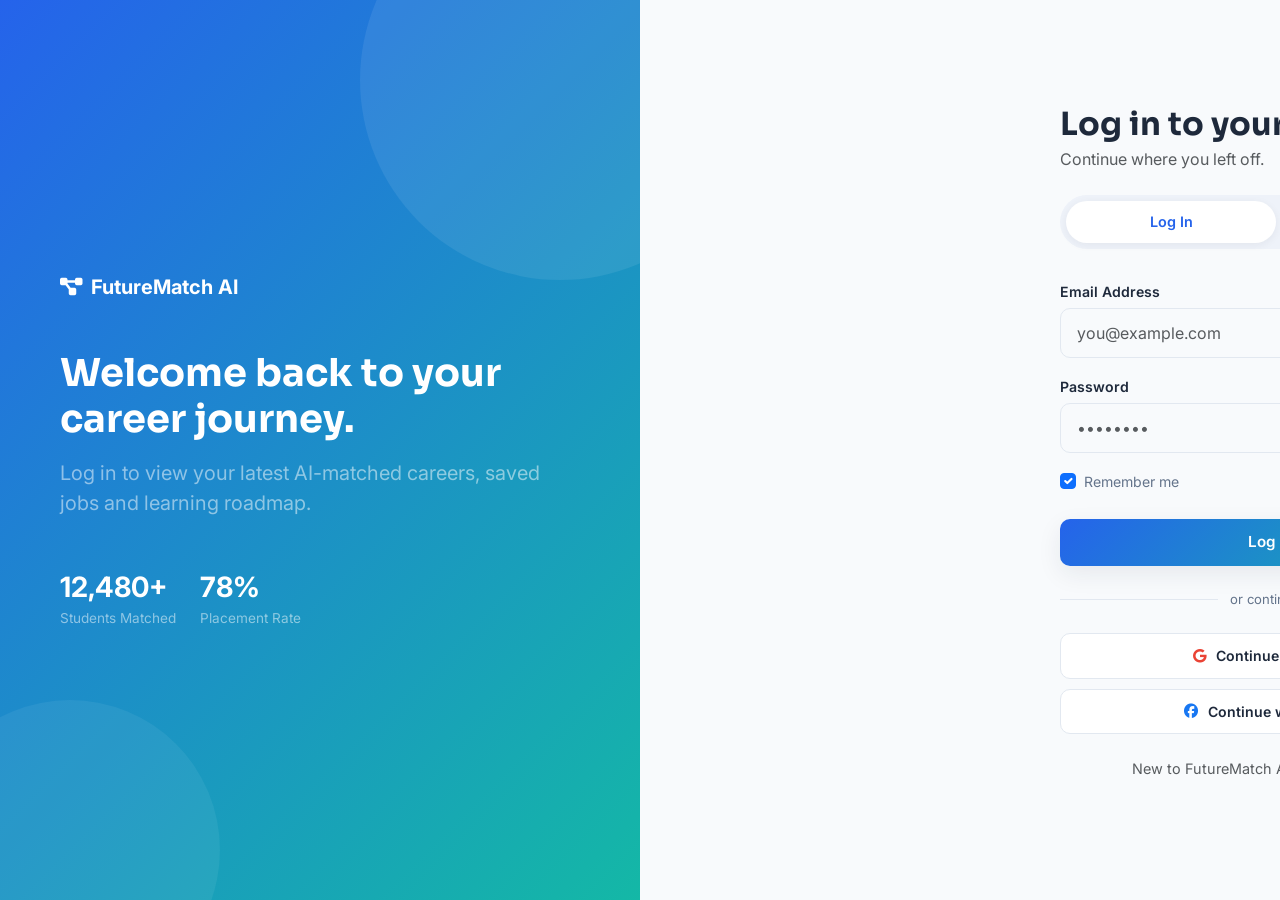
<file: login.html>
<!DOCTYPE html>
<html lang="en">
<head>
<meta charset="UTF-8">
<meta name="viewport" content="width=device-width, initial-scale=1.0">
<title>Log In — FutureMatch AI</title>
<link rel="preconnect" href="https://fonts.googleapis.com">
<link href="https://fonts.googleapis.com/css2?family=Sora:wght@400;600;700;800&family=Inter:wght@400;500;600;700&display=swap" rel="stylesheet">
<link href="https://cdnjs.cloudflare.com/ajax/libs/bootstrap/5.3.3/css/bootstrap.min.css" rel="stylesheet">
<link href="https://cdnjs.cloudflare.com/ajax/libs/font-awesome/6.5.1/css/all.min.css" rel="stylesheet">
<link href="css/style.css" rel="stylesheet">
<link href="css/responsive.css" rel="stylesheet">
</head>
<body>

<div id="loading-screen">
  <div class="loader-logo"><i class="fa-solid fa-diagram-project"></i> FutureMatch AI</div>
  <div class="loader-bar"></div>
</div>

<div class="auth-wrapper">
  <div class="col-lg-6 auth-visual d-none d-lg-flex">
    <div class="content">
      <a href="index.html" class="d-inline-flex align-items-center gap-2 text-white text-decoration-none mb-5 fs-5 fw-bold">
        <i class="fa-solid fa-diagram-project"></i> FutureMatch AI
      </a>
      <h1 class="text-white mb-3" style="font-size:2.4rem;">Welcome back to your career journey.</h1>
      <p class="text-white-50 fs-5 mb-5">Log in to view your latest AI-matched careers, saved jobs and learning roadmap.</p>
      <div class="d-flex gap-4">
        <div>
          <div class="fs-3 fw-bold text-white">12,480+</div>
          <div class="text-white-50" style="font-size:0.85rem;">Students Matched</div>
        </div>
        <div>
          <div class="fs-3 fw-bold text-white">78%</div>
          <div class="text-white-50" style="font-size:0.85rem;">Placement Rate</div>
        </div>
      </div>
    </div>
  </div>

  <div class="col-lg-6 auth-form-side w-100">
    <div class="auth-card">
      <div class="logo-row d-lg-none">
        <span class="brand-icon"><i class="fa-solid fa-diagram-project"></i></span>
        <span class="fw-bold fs-5">FutureMatch AI</span>
      </div>
      <div class="d-flex justify-content-between align-items-center mb-4">
        <div>
          <h2 class="mb-1">Log in to your account</h2>
          <p class="text-muted mb-0">Continue where you left off.</p>
        </div>
        <button class="theme-toggle-btn"><i class="fa-solid fa-moon"></i></button>
      </div>

      <div class="auth-tabs">
        <a href="login.html" class="active">Log In</a>
        <a href="register.html">Register</a>
      </div>

      <div id="login-alert" class="alert alert-danger d-none"></div>

      <form id="loginForm">
        <div class="mb-3">
          <label class="form-label">Email Address</label>
          <input type="email" id="loginEmail" class="form-control" placeholder="you@example.com" required>
        </div>
        <div class="mb-3">
          <label class="form-label">Password</label>
          <input type="password" id="loginPassword" class="form-control" placeholder="••••••••" required minlength="4">
        </div>
        <div class="d-flex justify-content-between align-items-center mb-4">
          <div class="form-check">
            <input class="form-check-input" type="checkbox" id="rememberMe" checked>
            <label class="form-check-label" for="rememberMe">Remember me</label>
          </div>
          <a href="#" class="text-decoration-none" style="font-size:0.85rem;color:var(--primary);font-weight:600;">Forgot password?</a>
        </div>
        <button type="submit" class="btn btn-primary btn-block">Log In <i class="fa-solid fa-arrow-right"></i></button>
      </form>

      <div class="divider-text">or continue with</div>
      <button class="social-auth-btn"><i class="fa-brands fa-google" style="color:#EA4335;"></i> Continue with Google</button>
      <button class="social-auth-btn"><i class="fa-brands fa-facebook" style="color:#1877F2;"></i> Continue with Facebook</button>

      <p class="text-center text-muted mt-4" style="font-size:0.9rem;">
        New to FutureMatch AI? <a href="register.html" class="fw-bold" style="color:var(--primary);">Create an account</a>
      </p>
    </div>
  </div>
</div>

<script src="https://cdnjs.cloudflare.com/ajax/libs/bootstrap/5.3.3/js/bootstrap.bundle.min.js"></script>
<script src="js/data.js"></script>
<script src="js/app.js"></script>
<script>
  document.getElementById("loginForm").addEventListener("submit", function (e) {
    e.preventDefault();
    const email = document.getElementById("loginEmail").value.trim();
    const password = document.getElementById("loginPassword").value;
    const alertBox = document.getElementById("login-alert");

    const existing = FMAuth.getUser();

    // If a registered profile exists and email matches, log them in.
    // Otherwise create a lightweight session so the demo dashboard still works.
    if (existing && existing.email && existing.email.toLowerCase() === email.toLowerCase()) {
      FMAuth.updateUser({ loggedIn: true });
    } else if (password.length < 4) {
      alertBox.textContent = "Password must be at least 4 characters.";
      alertBox.classList.remove("d-none");
      return;
    } else {
      FMAuth.saveUser({
        name: email.split("@")[0].replace(/[._]/g, " "),
        email: email,
        institution: "Nairobi National Polytechnic",
        course: "ICT",
        skills: ["JavaScript", "Problem Solving", "Excel"],
        interests: ["Technology", "Innovation"],
        loggedIn: true
      });
    }
    window.location.href = "dashboard.html";
  });
</script>
</body>
</html>
</file>
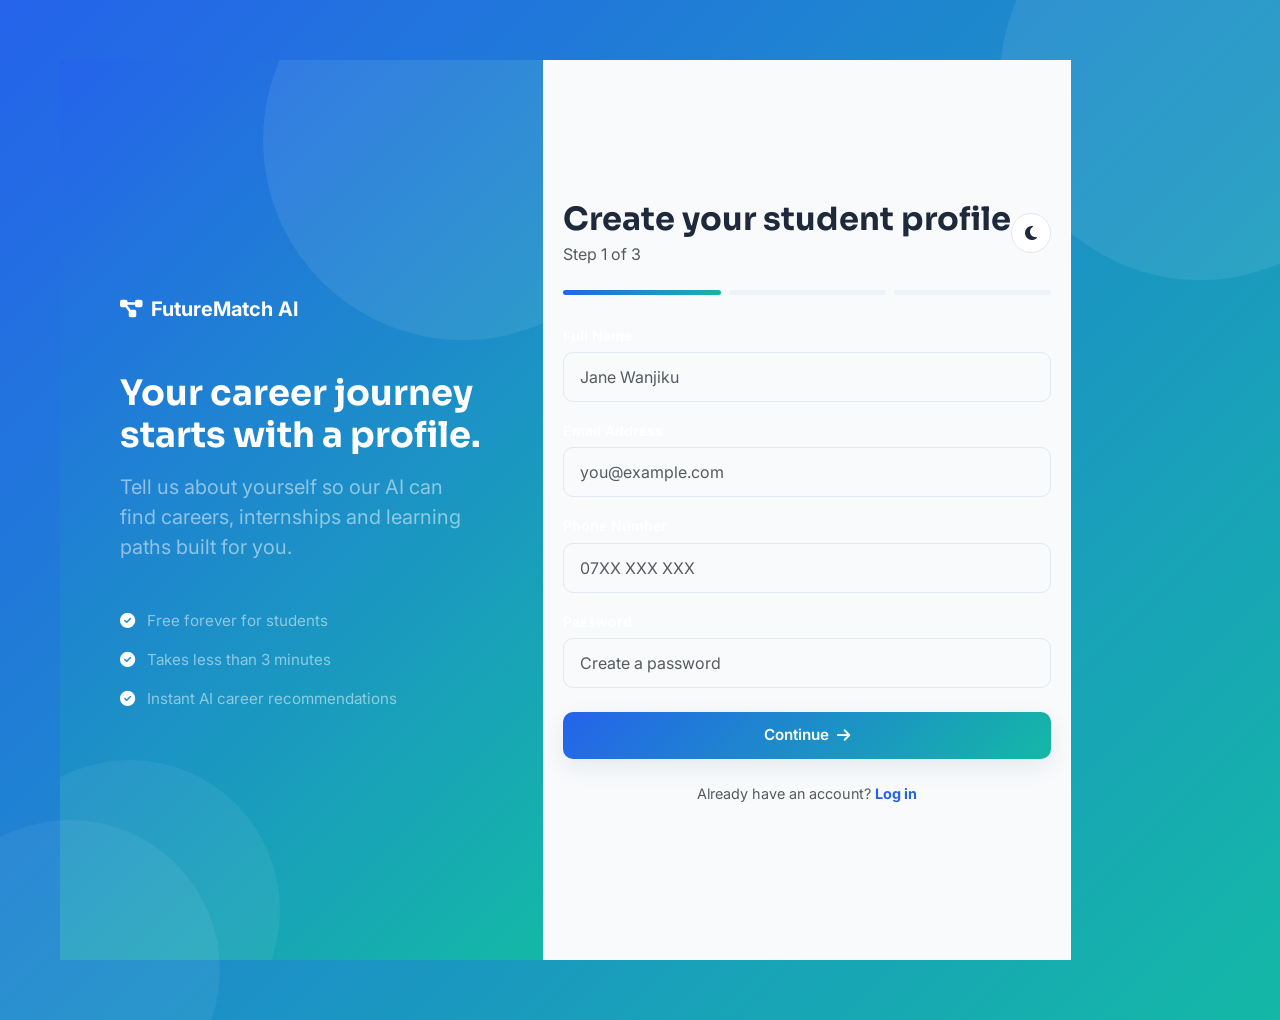
<file: register.html>
<!DOCTYPE html>
<html lang="en">
<head>
<meta charset="UTF-8">
<meta name="viewport" content="width=device-width, initial-scale=1.0">
<title>Create Account — FutureMatch AI</title>
<link rel="preconnect" href="https://fonts.googleapis.com">
<link href="https://fonts.googleapis.com/css2?family=Sora:wght@400;600;700;800&family=Inter:wght@400;500;600;700&display=swap" rel="stylesheet">
<link href="https://cdnjs.cloudflare.com/ajax/libs/bootstrap/5.3.3/css/bootstrap.min.css" rel="stylesheet">
<link href="https://cdnjs.cloudflare.com/ajax/libs/font-awesome/6.5.1/css/all.min.css" rel="stylesheet">
<link href="css/style.css" rel="stylesheet">
<link href="css/dashboard.css" rel="stylesheet">
<link href="css/responsive.css" rel="stylesheet">
</head>
<body>

<div id="loading-screen">
  <div class="loader-logo"><i class="fa-solid fa-diagram-project"></i> FutureMatch AI</div>
  <div class="loader-bar"></div>
</div>
<div class="auth-visual">
<div class="auth-wrapper">
  <div class="col-lg-5 auth-visual d-none d-lg-flex">
    <div class="content">
      <a href="index.html" class="d-inline-flex align-items-center gap-2 text-white text-decoration-none mb-5 fs-5 fw-bold">
        <i class="fa-solid fa-diagram-project"></i> FutureMatch AI
      </a>
      <h1 class="text-white mb-3" style="font-size:2.2rem;">Your career journey starts with a profile.</h1>
      <p class="text-white-50 fs-5 mb-5">Tell us about yourself so our AI can find careers, internships and learning paths built for you.</p>
      <ul class="list-unstyled text-white-50" style="font-size:0.95rem;">
        <li class="mb-3"><i class="fa-solid fa-circle-check text-white me-2"></i> Free forever for students</li>
        <li class="mb-3"><i class="fa-solid fa-circle-check text-white me-2"></i> Takes less than 3 minutes</li>
        <li class="mb-3"><i class="fa-solid fa-circle-check text-white me-2"></i> Instant AI career recommendations</li>
      </ul>
    </div>
  </div>

 <div class="auth-form-side">
    <div class="auth-card" style="max-width:560px;">
      <div class="logo-row d-lg-none">
        <span class="brand-icon"><i class="fa-solid fa-diagram-project"></i></span>
        <span class="fw-bold fs-5">FutureMatch AI</span>
      </div>
      <div class="d-flex justify-content-between align-items-center mb-4">
        <div>
          <h2 class="mb-1">Create your student profile</h2>
          <p class="text-muted mb-0">Step <span id="stepIndicatorText">1</span> of 3</p>
        </div>
        <button class="theme-toggle-btn"><i class="fa-solid fa-moon"></i></button>
      </div>

      <div class="step-indicator">
        <div class="dot active" id="dot1"></div>
        <div class="dot" id="dot2"></div>
        <div class="dot" id="dot3"></div>
      </div>

      <form id="registerForm">
        <!-- Step 1: Basic info -->
        <div class="form-step active" id="step1">
          <div class="mb-3">
            <label class="form-label">Full Name</label>
            <input type="text" id="regName" class="form-control" placeholder="Jane Wanjiku" required>
          </div>
          <div class="mb-3">
            <label class="form-label">Email Address</label>
            <input type="email" id="regEmail" class="form-control" placeholder="you@example.com" required>
          </div>
          <div class="mb-3">
            <label class="form-label">Phone Number</label>
            <input type="tel" id="regPhone" class="form-control" placeholder="07XX XXX XXX" required>
          </div>
          <div class="mb-4">
            <label class="form-label">Password</label>
            <input type="password" id="regPassword" class="form-control" placeholder="Create a password" required minlength="4">
          </div>
          <button type="button" class="btn btn-primary btn-block" onclick="goToStep(2)">Continue <i class="fa-solid fa-arrow-right"></i></button>
        </div>

        <!-- Step 2: Institution & Course -->
        <div class="form-step" id="step2">
          <div class="mb-3">
            <label class="form-label">Institution</label>
            <input type="text" id="regInstitution" class="form-control" placeholder="e.g. Kabete National Polytechnic" required>
          </div>
          <div class="mb-4">
            <label class="form-label">Course of Study</label>
            <select id="regCourse" class="form-select" required>
              <option value="">Select your course</option>
              <option>ICT / Computer Studies</option>
              <option>Electrical Engineering</option>
              <option>Mechanical Engineering</option>
              <option>Business Studies</option>
              <option>Design & Media</option>
              <option>Other</option>
            </select>
          </div>
          <div class="d-flex gap-2">
            <button type="button" class="btn btn-outline btn-block" onclick="goToStep(1)"><i class="fa-solid fa-arrow-left"></i> Back</button>
            <button type="button" class="btn btn-primary btn-block" onclick="goToStep(3)">Continue <i class="fa-solid fa-arrow-right"></i></button>
          </div>
        </div>

        <!-- Step 3: Skills & Interests -->
        <div class="form-step" id="step3">
          <div class="mb-4">
            <label class="form-label">Your Skills <span class="text-muted fw-normal">(select all that apply)</span></label>
            <div class="chip-select" id="skillChips"></div>
          </div>
          <div class="mb-4">
            <label class="form-label">Your Interests <span class="text-muted fw-normal">(select all that apply)</span></label>
            <div class="chip-select" id="interestChips"></div>
          </div>
          <div class="d-flex gap-2">
            <button type="button" class="btn btn-outline btn-block" onclick="goToStep(2)"><i class="fa-solid fa-arrow-left"></i> Back</button>
            <button type="submit" class="btn btn-primary btn-block">Create Account <i class="fa-solid fa-check"></i></button>
          </div>
        </div>
      </form>

      <p class="text-center text-muted mt-4" style="font-size:0.9rem;">
        Already have an account? <a href="login.html" class="fw-bold" style="color:var(--primary);">Log in</a>
      </p>
    </div>
  </div>
</div>

<script src="https://cdnjs.cloudflare.com/ajax/libs/bootstrap/5.3.3/js/bootstrap.bundle.min.js"></script>
<script src="js/data.js"></script>
<script src="js/app.js"></script>
<script>
  // Populate skill & interest chips from data.js
  const skillChipsEl = document.getElementById("skillChips");
  SKILL_OPTIONS.forEach(s => skillChipsEl.insertAdjacentHTML("beforeend", `<div class="chip" data-value="${s}">${s}</div>`));

  const interestChipsEl = document.getElementById("interestChips");
  INTEREST_OPTIONS.forEach(i => interestChipsEl.insertAdjacentHTML("beforeend", `<div class="chip" data-value="${i}">${i}</div>`));

  initChipGroup("#skillChips");
  initChipGroup("#interestChips");

  function goToStep(step) {
    // Basic validation for step 1
    if (step === 2) {
      const name = document.getElementById("regName").value.trim();
      const email = document.getElementById("regEmail").value.trim();
      const phone = document.getElementById("regPhone").value.trim();
      const password = document.getElementById("regPassword").value;
      if (!name || !email || !phone || password.length < 4) {
        alert("Please fill in all fields. Password must be at least 4 characters.");
        return;
      }
    }
    if (step === 3) {
      const institution = document.getElementById("regInstitution").value.trim();
      const course = document.getElementById("regCourse").value;
      if (!institution || !course) {
        alert("Please complete your institution and course.");
        return;
      }
    }
    document.querySelectorAll(".form-step").forEach(el => el.classList.remove("active"));
    document.getElementById("step" + step).classList.add("active");
    document.querySelectorAll(".step-indicator .dot").forEach((dot, i) => {
      dot.classList.toggle("active", i < step);
    });
    document.getElementById("stepIndicatorText").textContent = step;
  }

  document.getElementById("registerForm").addEventListener("submit", function (e) {
    e.preventDefault();
    const skills = getActiveChips("#skillChips");
    const interests = getActiveChips("#interestChips");
    if (!skills.length || !interests.length) {
      alert("Please select at least one skill and one interest.");
      return;
    }
    FMAuth.saveUser({
      name: document.getElementById("regName").value.trim(),
      email: document.getElementById("regEmail").value.trim(),
      phone: document.getElementById("regPhone").value.trim(),
      institution: document.getElementById("regInstitution").value.trim(),
      course: document.getElementById("regCourse").value,
      skills: skills,
      interests: interests,
      loggedIn: true
    });
    window.location.href = "assessment.html";
  });
</script>
</body>
</html>
</file>
<file: css/style.css>
/* ============================================================
   FutureMatch AI — style.css
   Global tokens + base styles + landing page.
   ============================================================ */

/* ---------- Design Tokens ---------- */
:root {
  --primary: #2563EB;
  --primary-dark: #1D4ED8;
  --primary-light: #93C5FD;
  --secondary: #14B8A6;
  --accent: #F59E0B;
  --bg: #F8FAFC;
  --bg-alt: #EEF2F9;
  --text-dark: #1E293B;
  --text-muted: #64748B;
  --white: #FFFFFF;
  --border: #E2E8F0;
  --radius-sm: 10px;
  --radius-md: 16px;
  --radius-lg: 24px;
  --shadow-sm: 0 2px 8px rgba(30, 41, 59, 0.06);
  --shadow-md: 0 8px 24px rgba(30, 41, 59, 0.08);
  --shadow-lg: 0 20px 45px rgba(37, 99, 235, 0.15);
  --gradient-primary: linear-gradient(135deg, #2563EB 0%, #14B8A6 100%);
  --gradient-accent: linear-gradient(135deg, #F59E0B 0%, #EF4444 100%);
  --font-display: 'Sora', sans-serif;
  --font-body: 'Inter', sans-serif;
  --transition: all 0.3s cubic-bezier(0.4, 0, 0.2, 1);
}

[data-theme="dark"] {
  --bg: #0F172A;
  --bg-alt: #1E293B;
  --text-dark: #F1F5F9;
  --text-muted: #94A3B8;
  --white: #1E293B;
  --border: #334155;
  --shadow-sm: 0 2px 8px rgba(0, 0, 0, 0.3);
  --shadow-md: 0 8px 24px rgba(0, 0, 0, 0.35);
}

/* ---------- Base ---------- */
* { box-sizing: border-box; }

html { scroll-behavior: smooth; }

body {
  font-family: var(--font-body);
  background: var(--bg);
  color: var(--text-dark);
  margin: 0;
  transition: background 0.4s ease, color 0.4s ease;
  overflow-x: hidden;
}

h1, h2, h3, h4, h5, h6 {
  font-family: var(--font-display);
  font-weight: 700;
  color: var(--text-dark);
}

a { text-decoration: none; color: inherit; }

::selection { background: var(--primary-light); color: var(--text-dark); }

.section-eyebrow {
  display: inline-flex;
  align-items: center;
  gap: 8px;
  font-size: 0.78rem;
  font-weight: 700;
  letter-spacing: 0.08em;
  text-transform: uppercase;
  color: var(--primary);
  background: rgba(37, 99, 235, 0.08);
  padding: 6px 14px;
  border-radius: 999px;
  margin-bottom: 14px;
}

.section-title { font-size: clamp(1.8rem, 3.5vw, 2.6rem); margin-bottom: 12px; }
.section-subtitle { color: var(--text-muted); font-size: 1.05rem; max-width: 640px; }
.text-gradient {
  background: var(--gradient-primary);
  -webkit-background-clip: text;
  background-clip: text;
  color: transparent;
}

/* ---------- Buttons ---------- */
.btn {
  display: inline-flex;
  align-items: center;
  justify-content: center;
  gap: 8px;
  font-family: var(--font-body);
  font-weight: 600;
  border-radius: var(--radius-sm);
  padding: 12px 26px;
  border: none;
  cursor: pointer;
  transition: var(--transition);
  font-size: 0.95rem;
}
.btn-primary {
  background: var(--gradient-primary);
  color: #fff;
  box-shadow: var(--shadow-md);
}
.btn-primary:hover { transform: translateY(-3px); box-shadow: var(--shadow-lg); color: #fff; }
.btn-outline {
  background: transparent;
  border: 2px solid var(--primary);
  color: var(--primary);
}
.btn-outline:hover { background: var(--primary); color: #fff; transform: translateY(-3px); }
.btn-accent {
  background: var(--gradient-accent);
  color: #fff;
  box-shadow: 0 8px 24px rgba(245, 158, 11, 0.25);
}
.btn-accent:hover { transform: translateY(-3px); color: #fff; }
.btn-light { background: #fff; color: var(--primary); }
.btn-light:hover { transform: translateY(-3px); color: var(--primary); }
.btn-block { width: 100%; }
.btn-sm { padding: 8px 18px; font-size: 0.85rem; }

/* ---------- Loading Screen ---------- */
#loading-screen {
  position: fixed; inset: 0; z-index: 9999;
  background: var(--gradient-primary);
  display: flex; align-items: center; justify-content: center;
  flex-direction: column; gap: 18px;
  transition: opacity 0.6s ease, visibility 0.6s ease;
}
#loading-screen.hidden { opacity: 0; visibility: hidden; }
.loader-logo {
  font-family: var(--font-display); font-weight: 800; font-size: 1.8rem; color: #fff;
  display: flex; align-items: center; gap: 10px;
}
.loader-bar {
  width: 180px; height: 4px; background: rgba(255,255,255,0.25); border-radius: 4px; overflow: hidden;
}
.loader-bar::after {
  content: ''; display: block; width: 40%; height: 100%; background: #fff; border-radius: 4px;
  animation: loaderMove 1.1s ease-in-out infinite;
}
@keyframes loaderMove {
  0% { transform: translateX(-100%); }
  100% { transform: translateX(350%); }
}

/* ---------- Navbar ---------- */
.navbar {
  position: fixed; top: 0; left: 0; right: 0; z-index: 1000;
  padding: 16px 0;
  background: rgba(248, 250, 252, 0.7);
  backdrop-filter: blur(16px);
  -webkit-backdrop-filter: blur(16px);
  border-bottom: 1px solid rgba(226, 232, 240, 0.6);
  transition: var(--transition);
}
[data-theme="dark"] .navbar { background: rgba(15, 23, 42, 0.75); border-bottom-color: rgba(51,65,85,0.6); }
.navbar.scrolled { box-shadow: var(--shadow-sm); padding: 10px 0; }
.navbar-brand {
  font-family: var(--font-display); font-weight: 800; font-size: 1.35rem;
  display: flex; align-items: center; gap: 10px; color: var(--text-dark);
}
.navbar-brand .brand-icon {
  width: 38px; height: 38px; border-radius: 10px; background: var(--gradient-primary);
  display: flex; align-items: center; justify-content: center; color: #fff; font-size: 1rem;
}
.nav-link-custom {
  font-weight: 600; font-size: 0.94rem; color: var(--text-dark) !important;
  padding: 8px 16px !important; border-radius: 999px; transition: var(--transition);
}
.nav-link-custom:hover, .nav-link-custom.active { background: rgba(37,99,235,0.08); color: var(--primary) !important; }
.theme-toggle-btn {
  width: 40px; height: 40px; border-radius: 50%; border: 1px solid var(--border);
  background: var(--white); display: flex; align-items: center; justify-content: center;
  cursor: pointer; color: var(--text-dark); transition: var(--transition);
}
.theme-toggle-btn:hover { border-color: var(--primary); color: var(--primary); }

/* ---------- Hero ---------- */
.hero {
  padding: 160px 0 100px;
  position: relative;
  overflow: hidden;
  background:
    radial-gradient(circle at 15% 20%, rgba(37,99,235,0.10), transparent 40%),
    radial-gradient(circle at 85% 30%, rgba(20,184,166,0.12), transparent 45%);
}
.hero-badge {
  display: inline-flex; align-items: center; gap: 8px;
  background: rgba(20,184,166,0.1); color: var(--secondary);
  padding: 8px 16px; border-radius: 999px; font-weight: 600; font-size: 0.85rem; margin-bottom: 22px;
}
.hero h1 { font-size: clamp(2.3rem, 5vw, 3.6rem); line-height: 1.12; margin-bottom: 20px; }
.hero p.lead { color: var(--text-muted); font-size: 1.15rem; max-width: 520px; margin-bottom: 32px; }
.hero-cta { display: flex; gap: 16px; flex-wrap: wrap; margin-bottom: 44px; }
.hero-trust { display: flex; align-items: center; gap: 14px; }
.hero-trust .avatars { display: flex; }
.hero-trust .avatars span {
  width: 34px; height: 34px; border-radius: 50%; background: var(--gradient-primary); color: #fff;
  font-size: 0.7rem; font-weight: 700; display: flex; align-items: center; justify-content: center;
  border: 2px solid var(--bg); margin-left: -10px;
}
.hero-trust .avatars span:first-child { margin-left: 0; }
.hero-visual {
  position: relative;
}
.hero-card-main {
  background: rgba(255,255,255,0.75);
  backdrop-filter: blur(20px);
  border: 1px solid rgba(255,255,255,0.5);
  border-radius: var(--radius-lg);
  box-shadow: var(--shadow-lg);
  padding: 28px;
  transform: rotate(-2deg);
}
[data-theme="dark"] .hero-card-main { background: rgba(30,41,59,0.75); border-color: rgba(51,65,85,0.6); }
.hero-card-main .match-ring { display: flex; align-items: center; gap: 16px; margin-bottom: 18px; }
.hero-float-card {
  position: absolute;
  background: var(--white);
  border-radius: var(--radius-md);
  box-shadow: var(--shadow-md);
  padding: 14px 18px;
  display: flex; align-items: center; gap: 10px;
  animation: floatY 4s ease-in-out infinite;
  font-weight: 600; font-size: 0.85rem;
}
.hero-float-card.card-1 { top: -20px; right: -10px; animation-delay: 0s; }
.hero-float-card.card-2 { bottom: 10px; left: -30px; animation-delay: 1.2s; }
@keyframes floatY { 0%,100% { transform: translateY(0);} 50% { transform: translateY(-14px);} }

/* ---------- Stats strip ---------- */
.stats-strip {
  background: var(--gradient-primary);
  padding: 50px 0;
}
.stat-item { text-align: center; color: #fff; }
.stat-number { font-family: var(--font-display); font-size: clamp(1.8rem,3vw,2.6rem); font-weight: 800; }
.stat-label { opacity: 0.85; font-size: 0.9rem; font-weight: 500; }

/* ---------- Problem / Solution ---------- */
.problem-solution { padding: 100px 0; }
.ps-card {
  border-radius: var(--radius-lg); padding: 36px; height: 100%;
  border: 1px solid var(--border);
}
.ps-card.problem { background: linear-gradient(160deg, rgba(239,68,68,0.06), transparent); }
.ps-card.solution { background: linear-gradient(160deg, rgba(20,184,166,0.08), transparent); }
.ps-icon {
  width: 54px; height: 54px; border-radius: 14px; display: flex; align-items: center; justify-content: center;
  font-size: 1.3rem; margin-bottom: 18px; color: #fff;
}
.ps-card.problem .ps-icon { background: linear-gradient(135deg,#EF4444,#F59E0B); }
.ps-card.solution .ps-icon { background: var(--gradient-primary); }
.ps-list { list-style: none; padding: 0; margin: 18px 0 0; }
.ps-list li { display: flex; gap: 10px; margin-bottom: 12px; color: var(--text-muted); font-size: 0.95rem; }
.ps-list li i { color: var(--secondary); margin-top: 3px; }
.ps-card.problem .ps-list li i { color: #EF4444; }

/* ---------- Features ---------- */
.features { padding: 100px 0; background: var(--bg-alt); }
.feature-card {
  background: var(--white); border-radius: var(--radius-lg); padding: 32px;
  height: 100%; border: 1px solid var(--border); transition: var(--transition);
  box-shadow: var(--shadow-sm);
}
.feature-card:hover { transform: translateY(-8px); box-shadow: var(--shadow-lg); border-color: transparent; }
.feature-icon {
  width: 56px; height: 56px; border-radius: 16px; display: flex; align-items: center; justify-content: center;
  font-size: 1.4rem; color: #fff; margin-bottom: 20px; background: var(--gradient-primary);
}
.feature-card:nth-child(2) .feature-icon,
.feature-card:nth-of-type(2n) .feature-icon { background: linear-gradient(135deg,#14B8A6,#2563EB); }
.feature-card h4 { font-size: 1.15rem; margin-bottom: 10px; }
.feature-card p { color: var(--text-muted); font-size: 0.93rem; margin: 0; }

/* ---------- How it works ---------- */
.how-it-works { padding: 100px 0; }
.step-card { text-align: center; padding: 20px; position: relative; }
.step-number {
  width: 62px; height: 62px; border-radius: 50%; background: var(--gradient-primary); color: #fff;
  display: flex; align-items: center; justify-content: center; font-family: var(--font-display);
  font-weight: 800; font-size: 1.3rem; margin: 0 auto 20px; box-shadow: var(--shadow-md);
}
.step-card h5 { margin-bottom: 8px; }
.step-card p { color: var(--text-muted); font-size: 0.9rem; }
.step-connector {
  position: absolute; top: 30px; left: calc(50% + 45px); width: calc(100% - 90px);
  border-top: 2px dashed var(--border);
}

/* ---------- Testimonials ---------- */
.testimonials { padding: 100px 0; background: var(--bg-alt); }
.testimonial-card {
  background: var(--white); border-radius: var(--radius-lg); padding: 30px;
  box-shadow: var(--shadow-sm); border: 1px solid var(--border); height: 100%;
}
.testimonial-card .quote-icon { color: var(--primary-light); font-size: 1.8rem; margin-bottom: 14px; }
.testimonial-card p.quote { color: var(--text-dark); font-size: 0.95rem; margin-bottom: 20px; }
.testimonial-person { display: flex; align-items: center; gap: 12px; }
.testimonial-avatar {
  width: 44px; height: 44px; border-radius: 50%; background: var(--gradient-primary); color: #fff;
  display: flex; align-items: center; justify-content: center; font-weight: 700; font-size: 0.85rem;
}
.testimonial-person .name { font-weight: 700; font-size: 0.9rem; }
.testimonial-person .role { color: var(--text-muted); font-size: 0.78rem; }

/* ---------- Team ---------- */
.team-section { padding: 100px 0; }
.team-card { text-align: center; padding: 24px; border-radius: var(--radius-lg); transition: var(--transition); }
.team-card:hover { background: var(--bg-alt); transform: translateY(-6px); }
.team-avatar {
  width: 90px; height: 90px; border-radius: 50%; background: var(--gradient-primary); color: #fff;
  display: flex; align-items: center; justify-content: center; font-weight: 800; font-size: 1.5rem;
  margin: 0 auto 16px; box-shadow: var(--shadow-md);
}
.team-card h5 { margin-bottom: 4px; }
.team-card p { color: var(--text-muted); font-size: 0.85rem; margin: 0; }

/* ---------- FAQ ---------- */
.faq-section { padding: 100px 0; background: var(--bg-alt); }
.accordion-item {
  border: 1px solid var(--border) !important; border-radius: var(--radius-md) !important;
  margin-bottom: 14px; overflow: hidden; background: var(--white) !important;
}
.accordion-button {
  font-weight: 700 !important; background: var(--white) !important; color: var(--text-dark) !important;
  padding: 20px !important;
}
.accordion-button:not(.collapsed) { color: var(--primary) !important; box-shadow: none !important; }
.accordion-button:focus { box-shadow: none !important; }
.accordion-body { color: var(--text-muted); padding: 0 20px 20px !important; }

/* ---------- Contact ---------- */
.contact-section { padding: 100px 0; }
.contact-form-card {
  background: var(--white); border-radius: var(--radius-lg); padding: 40px;
  box-shadow: var(--shadow-md); border: 1px solid var(--border);
}
.form-control, .form-select {
  border-radius: var(--radius-sm) !important; border: 1px solid var(--border) !important;
  padding: 12px 16px !important; background: var(--bg) !important; color: var(--text-dark) !important;
}
.form-control:focus, .form-select:focus {
  border-color: var(--primary) !important; box-shadow: 0 0 0 4px rgba(37,99,235,0.12) !important;
}
.form-label { font-weight: 600; font-size: 0.88rem; margin-bottom: 6px; }
.contact-info-item { display: flex; gap: 16px; margin-bottom: 26px; }
.contact-info-icon {
  width: 48px; height: 48px; border-radius: 14px; background: rgba(37,99,235,0.1); color: var(--primary);
  display: flex; align-items: center; justify-content: center; font-size: 1.1rem; flex-shrink: 0;
}

/* ---------- Footer ---------- */
.site-footer { background: #0F172A; color: #CBD5E1; padding: 70px 0 24px; }
.site-footer h6 { color: #fff; font-weight: 700; margin-bottom: 18px; font-size: 0.95rem; }
.site-footer a.footer-link { color: #94A3B8; font-size: 0.9rem; display: block; margin-bottom: 10px; transition: var(--transition); }
.site-footer a.footer-link:hover { color: var(--secondary); padding-left: 4px; }
.footer-brand { display: flex; align-items: center; gap: 10px; margin-bottom: 16px; }
.footer-social { display: flex; gap: 10px; margin-top: 18px; }
.footer-social a {
  width: 38px; height: 38px; border-radius: 50%; background: rgba(255,255,255,0.06);
  display: flex; align-items: center; justify-content: center; color: #fff; transition: var(--transition);
}
.footer-social a:hover { background: var(--gradient-primary); transform: translateY(-3px); }
.footer-bottom { border-top: 1px solid rgba(255,255,255,0.08); margin-top: 40px; padding-top: 24px; text-align: center; font-size: 0.82rem; color: #64748B; }

/* ---------- Back to top ---------- */
#back-to-top {
  position: fixed; bottom: 28px; right: 28px; width: 48px; height: 48px; border-radius: 50%;
  background: var(--gradient-primary); color: #fff; display: flex; align-items: center; justify-content: center;
  box-shadow: var(--shadow-lg); border: none; cursor: pointer; z-index: 900;
  opacity: 0; visibility: hidden; transform: translateY(20px); transition: var(--transition);
}
#back-to-top.visible { opacity: 1; visibility: visible; transform: translateY(0); }

/* ---------- Scroll reveal ---------- */
.reveal { opacity: 0; transform: translateY(30px); transition: opacity 0.7s ease, transform 0.7s ease; }
.reveal.visible { opacity: 1; transform: translateY(0); }

/* ---------- Auth Pages ---------- */
.auth-wrapper {
  min-height: 100vh; display: flex; align-items: stretch;
}
.auth-visual {
  background: var(--gradient-primary); color: #fff; display: flex; flex-direction: column;
  justify-content: center; padding: 60px; position: relative; overflow: hidden;
}
.auth-visual::before {
  content: ''; position: absolute; width: 400px; height: 400px; border-radius: 50%;
  background: rgba(255,255,255,0.08); top: -120px; right: -120px;
}
.auth-visual::after {
  content: ''; position: absolute; width: 300px; height: 300px; border-radius: 50%;
  background: rgba(255,255,255,0.06); bottom: -100px; left: -80px;
}
.auth-visual .content { position: relative; z-index: 2; }
.auth-form-side { display: flex; align-items: center; justify-content: center; padding: 40px 20px; background: var(--bg); }
.auth-card { width: 100%; max-width: 440px; }
.auth-card .logo-row { display: flex; align-items: center; gap: 10px; margin-bottom: 30px; }
.auth-tabs { display: flex; gap: 8px; background: var(--bg-alt); padding: 6px; border-radius: 999px; margin-bottom: 30px; }
.auth-tabs a { flex: 1; text-align: center; padding: 10px; border-radius: 999px; font-weight: 600; font-size: 0.9rem; color: var(--text-muted); }
.auth-tabs a.active { background: var(--white); color: var(--primary); box-shadow: var(--shadow-sm); }
.form-check-label { font-size: 0.88rem; color: var(--text-muted); }
.divider-text { display: flex; align-items: center; gap: 12px; color: var(--text-muted); font-size: 0.82rem; margin: 24px 0; }
.divider-text::before, .divider-text::after { content: ''; flex: 1; height: 1px; background: var(--border); }
.social-auth-btn {
  display: flex; align-items: center; justify-content: center; gap: 10px; width: 100%;
  border: 1px solid var(--border); background: var(--white); padding: 11px; border-radius: var(--radius-sm);
  font-weight: 600; font-size: 0.88rem; color: var(--text-dark); margin-bottom: 10px; transition: var(--transition);
}
.social-auth-btn:hover { border-color: var(--primary); }

/* ---------- Chips ---------- */
.chip-select { display: flex; flex-wrap: wrap; gap: 8px; }
.chip {
  padding: 8px 16px; border-radius: 999px; border: 1.5px solid var(--border); font-size: 0.85rem;
  cursor: pointer; transition: var(--transition); font-weight: 600; color: var(--text-muted); background: var(--white);
}
.chip.active { background: var(--gradient-primary); color: #fff; border-color: transparent; }

/* ---------- Misc utility ---------- */
.badge-soft { background: rgba(37,99,235,0.1); color: var(--primary); font-weight: 600; padding: 5px 12px; border-radius: 999px; font-size: 0.75rem; }
.badge-soft.teal { background: rgba(20,184,166,0.12); color: var(--secondary); }
.badge-soft.amber { background: rgba(245,158,11,0.12); color: var(--accent); }
</file>
<file: css/responsive.css>
/* ============================================================
   FutureMatch AI — responsive.css
   Mobile-first breakpoint overrides.
   ============================================================ */

/* Tablets */
@media (max-width: 991.98px) {
  .app-sidebar {
    position: fixed; left: -280px; top: 0; height: 100vh; z-index: 1200; box-shadow: var(--shadow-lg);
  }
  .app-sidebar.open { left: 0; }
  .mobile-sidebar-toggle { display: inline-flex; align-items: center; justify-content: center; }
  .sidebar-overlay {
    display: none; position: fixed; inset: 0; background: rgba(15,23,42,0.5); z-index: 1100;
  }
  .sidebar-overlay.open { display: block; }
  .topbar-search { display: none; }
  .hero { padding: 130px 0 70px; text-align: center; }
  .hero-cta { justify-content: center; }
  .hero-trust { justify-content: center; }
  .hero-visual { margin-top: 50px; }
  .step-connector { display: none; }
  .auth-visual { display: none; }
}

/* Small tablets / large phones */
@media (max-width: 767.98px) {
  .section-title { font-size: 1.7rem; }
  .app-content { padding: 18px; }
  .app-topbar { padding: 12px 16px; }
  .welcome-banner { padding: 24px; text-align: center; }
  .welcome-banner .match-score-ring { margin: 20px auto 0; }
  .quiz-card { padding: 26px 20px; }
  .quiz-question { font-size: 1.15rem; }
  .dropdown-panel { width: calc(100vw - 40px); right: 20px; }
  .career-full-card .top-row { flex-direction: column; gap: 12px; }
  .job-card .job-top { flex-wrap: wrap; }
  .job-actions { flex-wrap: wrap; }
  .stats-strip .stat-item { margin-bottom: 20px; }
  .footer-brand { justify-content: center; }
  .site-footer { text-align: center; }
  .footer-social { justify-content: center; }
}

/* Phones */
@media (max-width: 575.98px) {
  .hero h1 { font-size: 2rem; }
  .hero-cta .btn { width: 100%; }
  .btn-block-mobile { width: 100%; }
  .quiz-options { gap: 10px; }
  .navbar-brand span.brand-text { display: none; }
  .stat-tile { flex-direction: column; text-align: center; }
}

/* Reduced motion */
@media (prefers-reduced-motion: reduce) {
  *, *::before, *::after { animation-duration: 0.001ms !important; animation-iteration-count: 1 !important; transition-duration: 0.001ms !important; scroll-behavior: auto !important; }
}
</file>
<file: css/dashboard.css>
/* ============================================================
   FutureMatch AI — dashboard.css
   Styles for all "app" screens: dashboard, assessment, careers,
   jobs, employer dashboard, admin dashboard.
   ============================================================ */

.app-body { background: var(--bg); min-height: 100vh; }

/* ---------- App shell / sidebar ---------- */
.app-shell { display: flex; min-height: 100vh; }

.app-sidebar {
  width: 260px; flex-shrink: 0; background: var(--white); border-right: 1px solid var(--border);
  padding: 24px 18px; position: sticky; top: 0; height: 100vh; overflow-y: auto; transition: var(--transition);
  z-index: 500;
}
.sidebar-brand { display: flex; align-items: center; gap: 10px; padding: 6px 10px 24px; font-family: var(--font-display); font-weight: 800; font-size: 1.2rem; }
.sidebar-nav { list-style: none; padding: 0; margin: 0; }
.sidebar-nav .nav-section-label { font-size: 0.72rem; text-transform: uppercase; letter-spacing: 0.06em; color: var(--text-muted); font-weight: 700; padding: 16px 12px 8px; }
.sidebar-nav li a {
  display: flex; align-items: center; gap: 12px; padding: 11px 14px; border-radius: var(--radius-sm);
  color: var(--text-muted); font-weight: 600; font-size: 0.9rem; margin-bottom: 4px; transition: var(--transition);
}
.sidebar-nav li a i { width: 20px; text-align: center; }
.sidebar-nav li a:hover { background: var(--bg-alt); color: var(--text-dark); }
.sidebar-nav li a.active { background: var(--gradient-primary); color: #fff; box-shadow: var(--shadow-sm); }
.sidebar-footer-card {
  margin-top: 20px; background: var(--bg-alt); border-radius: var(--radius-md); padding: 16px; text-align: center;
}

.app-main { flex: 1; min-width: 0; }

.app-topbar {
  position: sticky; top: 0; z-index: 400; background: rgba(248,250,252,0.85); backdrop-filter: blur(14px);
  border-bottom: 1px solid var(--border); padding: 14px 28px; display: flex; align-items: center; gap: 16px;
}
[data-theme="dark"] .app-topbar { background: rgba(15,23,42,0.85); }
.topbar-search {
  flex: 1; max-width: 380px; position: relative;
}
.topbar-search input {
  width: 100%; border: 1px solid var(--border); background: var(--white); border-radius: 999px;
  padding: 9px 16px 9px 40px; font-size: 0.88rem; color: var(--text-dark);
}
.topbar-search i { position: absolute; left: 15px; top: 50%; transform: translateY(-50%); color: var(--text-muted); }
.topbar-actions { display: flex; align-items: center; gap: 10px; margin-left: auto; }
.icon-btn {
  width: 42px; height: 42px; border-radius: 50%; border: 1px solid var(--border); background: var(--white);
  display: flex; align-items: center; justify-content: center; position: relative; cursor: pointer; color: var(--text-dark);
  transition: var(--transition);
}
.icon-btn:hover { border-color: var(--primary); color: var(--primary); }
.icon-btn .dot { position: absolute; top: 8px; right: 9px; width: 8px; height: 8px; border-radius: 50%; background: var(--accent); border: 2px solid var(--white); }
.topbar-profile { display: flex; align-items: center; gap: 10px; cursor: pointer; padding: 4px 10px 4px 4px; border-radius: 999px; }
.topbar-profile:hover { background: var(--bg-alt); }
.topbar-avatar {
  width: 38px; height: 38px; border-radius: 50%; background: var(--gradient-primary); color: #fff;
  display: flex; align-items: center; justify-content: center; font-weight: 700; font-size: 0.8rem;
}
.dropdown-panel {
  position: absolute; top: 60px; right: 20px; width: 320px; background: var(--white); border-radius: var(--radius-md);
  box-shadow: var(--shadow-lg); border: 1px solid var(--border); z-index: 800; overflow: hidden;
}
.dropdown-panel-header { padding: 16px 18px; border-bottom: 1px solid var(--border); font-weight: 700; }
.dropdown-panel-body { max-height: 340px; overflow-y: auto; }
.notif-item { display: flex; gap: 12px; padding: 14px 18px; border-bottom: 1px solid var(--border); font-size: 0.85rem; }
.notif-item:last-child { border-bottom: none; }
.notif-icon { width: 36px; height: 36px; border-radius: 50%; background: rgba(37,99,235,0.1); color: var(--primary); display: flex; align-items: center; justify-content: center; flex-shrink: 0; }
.notif-item .time { color: var(--text-muted); font-size: 0.75rem; }
.profile-menu-item { display: flex; align-items: center; gap: 10px; padding: 12px 18px; font-size: 0.88rem; font-weight: 600; color: var(--text-dark); }
.profile-menu-item:hover { background: var(--bg-alt); }

.app-content { padding: 28px; }

.mobile-sidebar-toggle { display: none; background: none; border: none; font-size: 1.3rem; color: var(--text-dark); }

/* ---------- Widget Cards ---------- */
.widget-card {
  background: var(--white); border-radius: var(--radius-lg); border: 1px solid var(--border);
  box-shadow: var(--shadow-sm); padding: 24px; height: 100%;
}
.widget-card .widget-header { display: flex; align-items: center; justify-content: between; margin-bottom: 18px; }
.widget-card .widget-header h5 { margin: 0; font-size: 1.02rem; }

.welcome-banner {
  background: var(--gradient-primary); border-radius: var(--radius-lg); padding: 32px; color: #fff;
  position: relative; overflow: hidden; margin-bottom: 24px;
}
.welcome-banner::after {
  content: ''; position: absolute; width: 260px; height: 260px; background: rgba(255,255,255,0.08);
  border-radius: 50%; top: -100px; right: -60px;
}

.match-score-ring { position: relative; width: 130px; height: 130px; }
.match-score-ring svg { transform: rotate(-90deg); }
.match-score-ring .ring-bg { fill: none; stroke: rgba(255,255,255,0.25); stroke-width: 10; }
.match-score-ring .ring-fg { fill: none; stroke: #fff; stroke-width: 10; stroke-linecap: round; transition: stroke-dashoffset 1.2s ease; }
.match-score-ring .ring-label {
  position: absolute; inset: 0; display: flex; flex-direction: column; align-items: center; justify-content: center;
}
.match-score-ring .ring-label .score { font-size: 1.7rem; font-weight: 800; font-family: var(--font-display); }
.match-score-ring .ring-label .lbl { font-size: 0.7rem; opacity: 0.85; }

.stat-tile {
  background: var(--white); border: 1px solid var(--border); border-radius: var(--radius-md); padding: 20px;
  display: flex; align-items: center; gap: 14px;
}
.stat-tile .stat-icon { width: 48px; height: 48px; border-radius: 12px; display: flex; align-items: center; justify-content: center; color: #fff; font-size: 1.1rem; }
.stat-tile .stat-val { font-family: var(--font-display); font-weight: 800; font-size: 1.4rem; }
.stat-tile .stat-lbl { color: var(--text-muted); font-size: 0.8rem; }

.insight-item {
  display: flex; gap: 14px; padding: 14px 0; border-bottom: 1px solid var(--border);
}
.insight-item:last-child { border-bottom: none; }
.insight-icon {
  width: 40px; height: 40px; border-radius: 12px; background: rgba(20,184,166,0.12); color: var(--secondary);
  display: flex; align-items: center; justify-content: center; flex-shrink: 0;
}
.insight-item p { margin: 0; font-size: 0.88rem; color: var(--text-dark); }

.career-mini-card {
  display: flex; align-items: center; gap: 14px; padding: 14px; border: 1px solid var(--border); border-radius: var(--radius-md);
  margin-bottom: 10px; transition: var(--transition);
}
.career-mini-card:hover { border-color: var(--primary); transform: translateX(4px); }
.career-mini-icon {
  width: 46px; height: 46px; border-radius: 12px; background: var(--gradient-primary); color: #fff;
  display: flex; align-items: center; justify-content: center; font-size: 1.1rem; flex-shrink: 0;
}
.career-mini-card .match-pct { font-weight: 800; font-family: var(--font-display); color: var(--primary); }

.roadmap-track { list-style: none; padding: 0; margin: 0; position: relative; }
.roadmap-track li { display: flex; gap: 16px; padding-bottom: 26px; position: relative; }
.roadmap-track li:last-child { padding-bottom: 0; }
.roadmap-track li::before {
  content: ''; position: absolute; left: 13px; top: 30px; bottom: 0; width: 2px; background: var(--border);
}
.roadmap-track li:last-child::before { display: none; }
.roadmap-dot {
  width: 28px; height: 28px; border-radius: 50%; background: var(--white); border: 2px solid var(--border);
  display: flex; align-items: center; justify-content: center; flex-shrink: 0; font-size: 0.75rem; color: var(--text-muted); z-index: 1;
}
.roadmap-track li.done .roadmap-dot { background: var(--secondary); border-color: var(--secondary); color: #fff; }
.roadmap-stage { font-size: 0.72rem; text-transform: uppercase; letter-spacing: 0.05em; color: var(--text-muted); font-weight: 700; }
.roadmap-track li h6 { margin: 2px 0 0; }

.skill-progress-item { margin-bottom: 16px; }
.skill-progress-item .lbl-row { display: flex; justify-content: space-between; font-size: 0.85rem; font-weight: 600; margin-bottom: 6px; }
.progress-track { height: 8px; border-radius: 999px; background: var(--bg-alt); overflow: hidden; }
.progress-track .fill { height: 100%; border-radius: 999px; background: var(--gradient-primary); transition: width 1s ease; }

.saved-job-item { display: flex; align-items: center; gap: 12px; padding: 12px 0; border-bottom: 1px solid var(--border); }
.saved-job-item:last-child { border-bottom: none; }
.job-logo-sm {
  width: 42px; height: 42px; border-radius: 10px; background: var(--bg-alt); color: var(--primary);
  display: flex; align-items: center; justify-content: center; font-weight: 700; font-size: 0.78rem; flex-shrink: 0;
}

/* ---------- Assessment ---------- */
.assessment-wrap { max-width: 720px; margin: 0 auto; }
.quiz-progress { height: 10px; border-radius: 999px; background: var(--bg-alt); overflow: hidden; margin-bottom: 32px; }
.quiz-progress .fill { height: 100%; background: var(--gradient-primary); border-radius: 999px; transition: width 0.5s ease; }
.quiz-card {
  background: var(--white); border-radius: var(--radius-lg); border: 1px solid var(--border); box-shadow: var(--shadow-md);
  padding: 40px; text-align: center;
}
.quiz-question-num { color: var(--primary); font-weight: 700; font-size: 0.85rem; margin-bottom: 10px; }
.quiz-question { font-size: 1.4rem; margin-bottom: 30px; }
.quiz-options { display: grid; gap: 12px; text-align: left; }
.quiz-option {
  border: 1.5px solid var(--border); border-radius: var(--radius-md); padding: 16px 20px; cursor: pointer;
  transition: var(--transition); font-weight: 600; font-size: 0.95rem; display: flex; align-items: center; gap: 14px;
}
.quiz-option:hover { border-color: var(--primary); background: rgba(37,99,235,0.04); }
.quiz-option .opt-letter {
  width: 30px; height: 30px; border-radius: 50%; background: var(--bg-alt); display: flex; align-items: center;
  justify-content: center; font-size: 0.8rem; flex-shrink: 0;
}
.quiz-result-score {
  width: 160px; height: 160px; border-radius: 50%; background: var(--gradient-primary); color: #fff;
  display: flex; flex-direction: column; align-items: center; justify-content: center; margin: 0 auto 24px;
  box-shadow: var(--shadow-lg);
}
.quiz-result-score .num { font-size: 2.4rem; font-weight: 800; font-family: var(--font-display); }

/* ---------- Careers page ---------- */
.filter-bar { display: flex; flex-wrap: wrap; gap: 10px; margin-bottom: 24px; }
.career-full-card {
  background: var(--white); border-radius: var(--radius-lg); border: 1px solid var(--border); box-shadow: var(--shadow-sm);
  padding: 26px; height: 100%; transition: var(--transition);
}
.career-full-card:hover { box-shadow: var(--shadow-lg); transform: translateY(-6px); }
.career-full-card .top-row { display: flex; justify-content: space-between; align-items: flex-start; margin-bottom: 16px; }
.career-full-card .career-icon-lg {
  width: 54px; height: 54px; border-radius: 14px; background: var(--gradient-primary); color: #fff;
  display: flex; align-items: center; justify-content: center; font-size: 1.3rem;
}
.match-badge-lg {
  font-family: var(--font-display); font-weight: 800; font-size: 1.1rem; color: var(--secondary);
  background: rgba(20,184,166,0.1); padding: 6px 14px; border-radius: 999px;
}
.career-full-card p.desc { color: var(--text-muted); font-size: 0.88rem; margin-bottom: 16px; }
.skill-tag-row { display: flex; flex-wrap: wrap; gap: 6px; margin-bottom: 18px; }
.skill-tag { background: var(--bg-alt); color: var(--text-dark); font-size: 0.76rem; font-weight: 600; padding: 5px 10px; border-radius: 999px; }
.career-meta-row { display: flex; justify-content: space-between; align-items: center; font-size: 0.82rem; color: var(--text-muted); padding-top: 14px; border-top: 1px solid var(--border); }

/* ---------- Jobs page ---------- */
.job-card {
  background: var(--white); border-radius: var(--radius-lg); border: 1px solid var(--border); box-shadow: var(--shadow-sm);
  padding: 22px; margin-bottom: 14px; transition: var(--transition);
}
.job-card:hover { box-shadow: var(--shadow-md); border-color: var(--primary-light); }
.job-card .job-top { display: flex; gap: 14px; align-items: flex-start; }
.job-logo {
  width: 52px; height: 52px; border-radius: 14px; background: var(--gradient-primary); color: #fff;
  display: flex; align-items: center; justify-content: center; font-weight: 800; font-size: 0.9rem; flex-shrink: 0;
}
.job-card h6 { margin-bottom: 2px; }
.job-card .company { color: var(--text-muted); font-size: 0.85rem; }
.job-meta { display: flex; flex-wrap: wrap; gap: 14px; margin: 14px 0; font-size: 0.82rem; color: var(--text-muted); }
.job-meta span { display: flex; align-items: center; gap: 6px; }
.job-actions { display: flex; gap: 10px; align-items: center; }
.bookmark-btn {
  width: 42px; height: 42px; border-radius: 50%; border: 1px solid var(--border); background: var(--white);
  display: flex; align-items: center; justify-content: center; cursor: pointer; color: var(--text-muted); transition: var(--transition);
}
.bookmark-btn.active { background: rgba(245,158,11,0.12); border-color: var(--accent); color: var(--accent); }

/* ---------- Employer / Admin tables ---------- */
.data-table thead th { font-size: 0.76rem; text-transform: uppercase; letter-spacing: 0.04em; color: var(--text-muted); border-bottom: 2px solid var(--border); padding: 12px 16px; }
.data-table tbody td { padding: 14px 16px; font-size: 0.88rem; border-bottom: 1px solid var(--border); vertical-align: middle; }
.data-table tbody tr:hover { background: var(--bg-alt); }
.status-pill { padding: 5px 12px; border-radius: 999px; font-size: 0.75rem; font-weight: 700; }
.status-pill.new { background: rgba(37,99,235,0.1); color: var(--primary); }
.status-pill.shortlisted { background: rgba(245,158,11,0.12); color: var(--accent); }
.status-pill.hired { background: rgba(20,184,166,0.12); color: var(--secondary); }
.status-pill.rejected { background: rgba(239,68,68,0.1); color: #EF4444; }

.chart-card { background: var(--white); border: 1px solid var(--border); border-radius: var(--radius-lg); padding: 22px; box-shadow: var(--shadow-sm); }

/* ---------- Login/Register mini nav (uses navbar classes too) ---------- */
.form-step { display: none; }
.form-step.active { display: block; }
.step-indicator { display: flex; gap: 8px; margin-bottom: 28px; }
.step-indicator .dot { flex: 1; height: 5px; border-radius: 999px; background: var(--bg-alt); }
.step-indicator .dot.active { background: var(--gradient-primary); }
</file>
